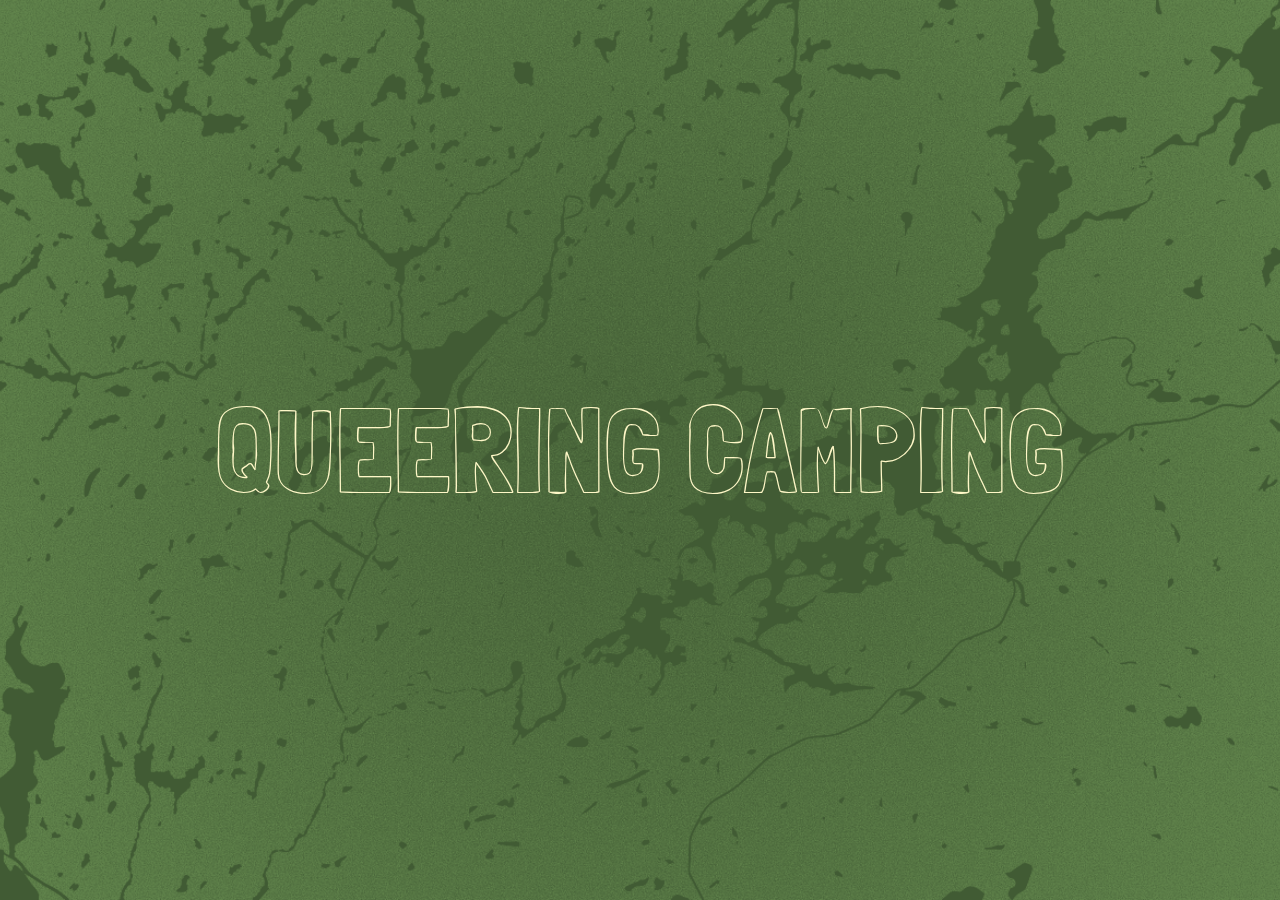
<file: index.html>
<!DOCTYPE html>
<html lang="en">

<!---------------HEAD--------------->
<head>
    <meta charset="UTF-8">
    <meta http-equiv="X-UA-Compatible" content="IE=edge">
    <meta name="viewport" content="width=device-width, initial-scale=1.0">

    <!---------------FAVICON--------------->
    <link rel="icon" type="image/x-icon" href="./A2-images/citronella-01-green.png">

    <!---------------PAGE-TITLE--------------->
    <title>Queering Camping</title>

    <!---------------FONT-FAMILIES--------------->
    <link rel="stylesheet" href="style.css">
    <link rel="preconnect" href="https://fonts.googleapis.com">
    <link rel="preconnect" href="https://fonts.gstatic.com" crossorigin>
    <link href="https://fonts.googleapis.com/css2?family=Libre+Franklin:ital,wght@0,100..900;1,100..900&family=Londrina+Outline&family=Londrina+Solid:wght@100;300;400;900&display=swap" rel="stylesheet">
</head>

<body>
    <div><!--Landing Page-->
        <div id="bg-img"><!--BG Image-->
            <img class="landing-img" src="./A2-images/map-gradient.png" alt="Map">
        </div>
        <div class="landing"><!--Header-->
                <button class="QC-btn"><a class="landing-text" href="./00-Home.html">QUEERING CAMPING</a></button>
        </div>
    </div>
</body>
</html>
</file>
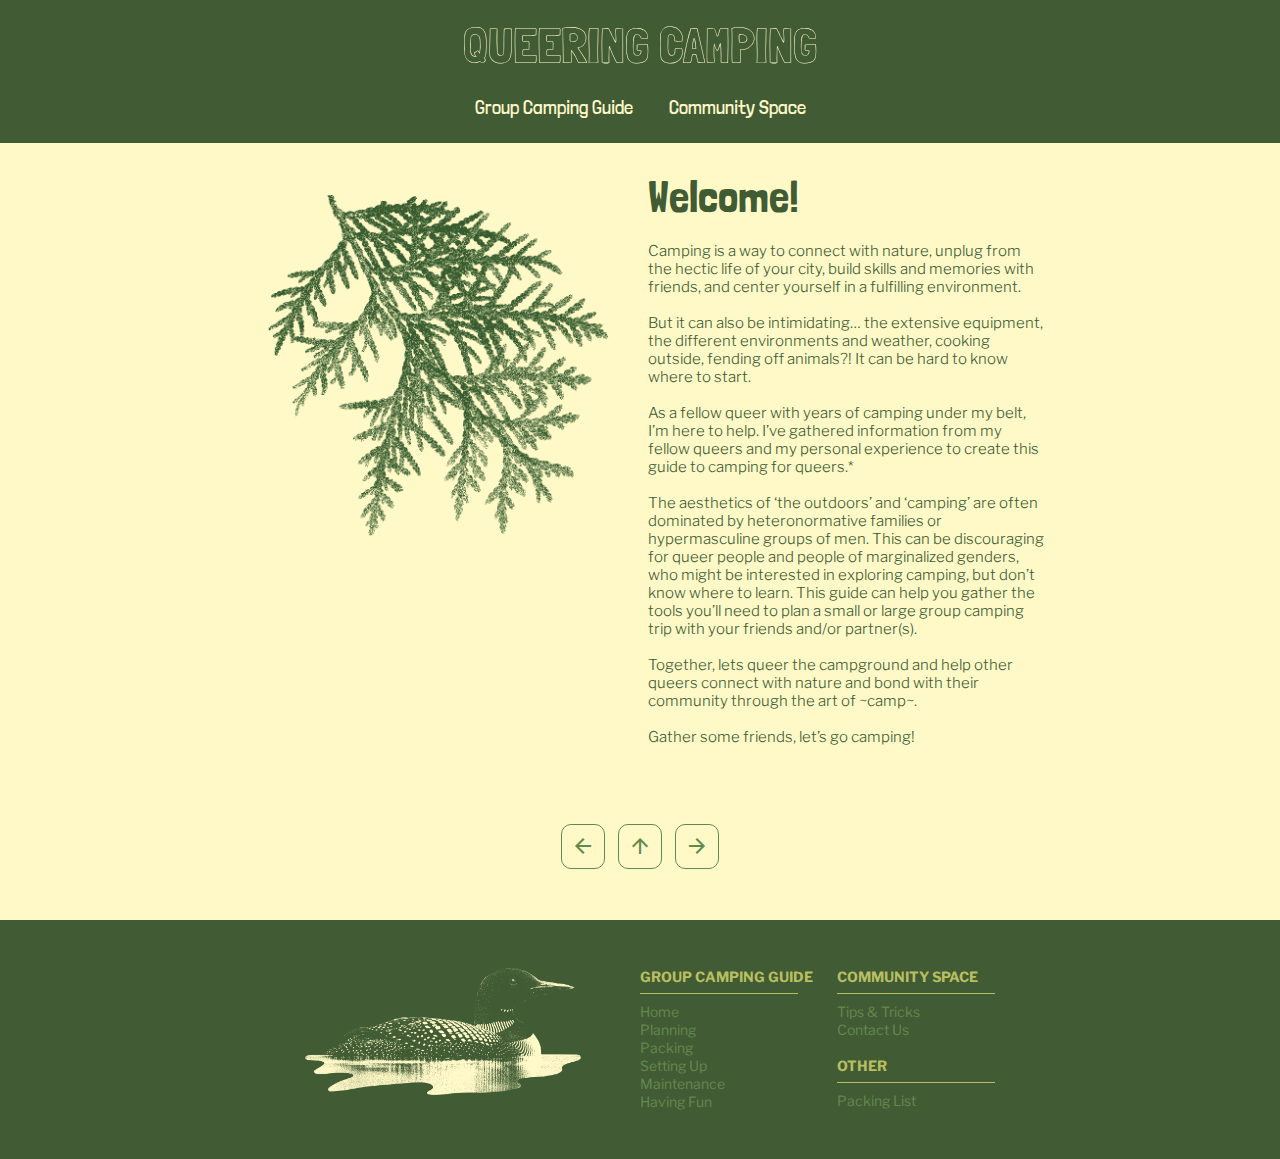
<file: 00-Home.html>
<!DOCTYPE html>
<html lang="en">

<!---------------HEAD--------------->
<head>
    <meta charset="UTF-8">
    <meta http-equiv="X-UA-Compatible" content="IE=edge">
    <meta name="viewport" content="width=device-width, initial-scale=1.0">

    <!---------------FAVICON--------------->
    <link rel="icon" type="image/x-icon" href="./A2-images/citronella-01-green.png">

    <!---------------PAGE-TITLE--------------->
    <title>Queering Camping | Home</title>

    <!---------------FONT-FAMILIES--------------->
    <link rel="stylesheet" href="style.css">
    <link rel="preconnect" href="https://fonts.googleapis.com">
    <link rel="preconnect" href="https://fonts.gstatic.com" crossorigin>
    <link href="https://fonts.googleapis.com/css2?family=Libre+Franklin:ital,wght@0,100..900;1,100..900&family=Londrina+Outline&family=Londrina+Solid:wght@100;300;400;900&display=swap" rel="stylesheet">
    <!---------------ARROWS--------------->
    <link rel="stylesheet" href="https://fonts.googleapis.com/css2?family=Material+Symbols+Outlined:opsz,wght,FILL,GRAD@24,400,0,0" />
</head>

<!---------------HEADER--------------->
<body class="home" id="top01">
<div class="mid-green-bg">

    <!---------------HEADER-TEXT-QUEERING-CAMPING--------------->
    <div class="QC-header">
        <button class="QC-btn"><a class="header-text" href="./index.html">QUEERING CAMPING</a></button>
    </div><!--div.QC-header-->

    <!---------------HEADER-NAVIGATION--------------->
    <div class="nav-header">
    <!-- 
      Code by W3Schools 
      Link: https://www.w3schools.com/css/css_dropdowns.asp
    -->
    <div class="dropdown">
        <button class="dropbtn">Group Camping Guide</button>
            <div class="dropdown-content">
                <a href="./00-Home.html">00 Home</a>
                <a href="./01-Planning.html">01 Planning</a>
                <a href="./02-Packing.html">02 Packing</a>
                <a href="./03-Setting-Up.html">03 Setting Up</a>
                <a href="./04-Maintenance.html">04 Maintenance</a>
                <a href="./05-Having-Fun.html">05 Having Fun</a>
            </div><!--div.dropdown-content-->
    </div><!--div.dropdown-->
    <div class="dropdown">
        <a class="community-page" href="./Community.html">Community Space</a>
    </div><!--div.dropdown-->
    </div><!--div.nav-header-->

</div><!--div.mid-green-bg / HEADER-->

<!---------------BODY-00-HOME--------------->
<div class="main-grid-container">

    <!---------------LEFT-MARGIN--------------->
    <div class="left-margin">
    </div>

    <!---------------LEFT-CONTAINER-IMAGES--------------->
    <div class="left-container-img">
        <img class="img-size" src="./A2-images/cedar-01-green.png" alt="White Cedar Leaf">
    </div><!-- div.left-container-img-->

    <!---------------RIGHT-CONTAINER-TEXT--------------->
    <div class="right-container-text">
        <div class="body-copy-width mid-green">

            <!---------------HEADING-02-SECTION-TITLE--------------->
            <h2> 
                Welcome!
            </h2>

                <!---------------BODY-COPY-PARAGRAPH--------------->
                <p class="body-copy">
                Camping is a way to connect with nature, unplug from the hectic life of your city, build skills and memories with friends, and center yourself in a fulfilling environment.<br><br>

                But it  can also be intimidating… the extensive equipment, the different environments and weather, cooking outside, fending off animals?! It can be hard to know where to start.<br><br>

                <div class="asterix"><p class="body-copy">As a fellow queer with years of camping under my belt, I’m here to help. I’ve gathered information from my fellow queers and my personal experience to create this guide to camping for queers.*</p></div>

                <div class="hide-asterix"><div class="dashed-line"></div>*When it comes to camping, there are lots of different types: this guide will focus on frontcountry camping, with access to a car.</div>

                <p class="body-copy"><br>The aesthetics of ‘the outdoors’ and ‘camping’ are often dominated by heteronormative families or hypermasculine groups of men. This can be discouraging for queer people and people of marginalized genders, who might be interested in exploring camping, but don’t know where to learn. This guide can help you gather the tools you’ll need to plan a small or large group camping trip with your friends and/or partner(s).<br><br>

                Together,  lets queer the campground and help other queers connect with nature and bond with their community through the art of ~camp~.<br><br>

                Gather some friends, let’s go camping!<br><br>
                </p>
        </div><!--div.body-copy-width/mid-green-->
    </div><!--div.right-container-text-->

    <!---------------RIGHT-MARGIN--------------->
    <div class="right-margin">
    </div><!-- div.right-margin -->
</div> <!-- div.main-grid-container -->

<!---------------PAGES-NAVIGATION--------------->
<div class="nav-footer">
    <br><br>
    <a class="nav-button nav-button-left" href="./index.html">
        <span class="material-symbols-outlined">arrow_back</span></a>
    <a class="nav-button nav-button-top" href=#top01>
        <span class="material-symbols-outlined">arrow_upward</span></a>
    <a class="nav-button nav-button-right" href="./01-Planning.html">
        <span class="material-symbols-outlined">arrow_forward</span></a>
    <br><br>
</div><!-- div.nav-footer -->

<!---------------FOOTER--------------->
<div class="footer">
    <div class="foot-margin-01">
    </div>
    <div class="foot-margin-02">
        <img class="foot-img" src="./A2-images/loon-01-yellow.png" alt="Loon">
    </div>
    <div class="foot-margin-03">
        <h5>
            GROUP CAMPING GUIDE
        </h5>
        <div class="solid-line"></div>
        <a class="foot-nav" href="./00-Home.html">Home</a><br>
        <a class="foot-nav" href="./01-Planning.html">Planning</a><br>
        <a class="foot-nav" href="./02-Packing.html">Packing</a><br>
        <a class="foot-nav" href="./03-Setting-Up.html">Setting Up</a><br>
        <a class="foot-nav" href="./04-Maintenance.html">Maintenance</a><br>
        <a class="foot-nav" href="./05-Having-Fun.html">Having Fun</a><br>
    </div>
    <div class="foot-margin-04">
        <h5>
            COMMUNITY SPACE
        </h5>
        <div class="solid-line"></div>
        <a class="foot-nav" href="./Community.html">Tips & Tricks</a><br>
        <a class="foot-nav" href="./Community.html#contact">Contact Us</a><br>
        <br>
        <h5>
            OTHER
        </h5>
        <div class="solid-line"></div>
        <a class="foot-nav" href="https://docs.google.com/document/u/0/d/1l6H6FW9CfG81FoqeKZvDWh9TR8piv7zdEZdwwi5f68o/" target="_blank">Packing List</a>
    </div>
    <div class="foot-margin-05">
    </div>
</div><!-- div.footer -->
</body>
</html>
</file>
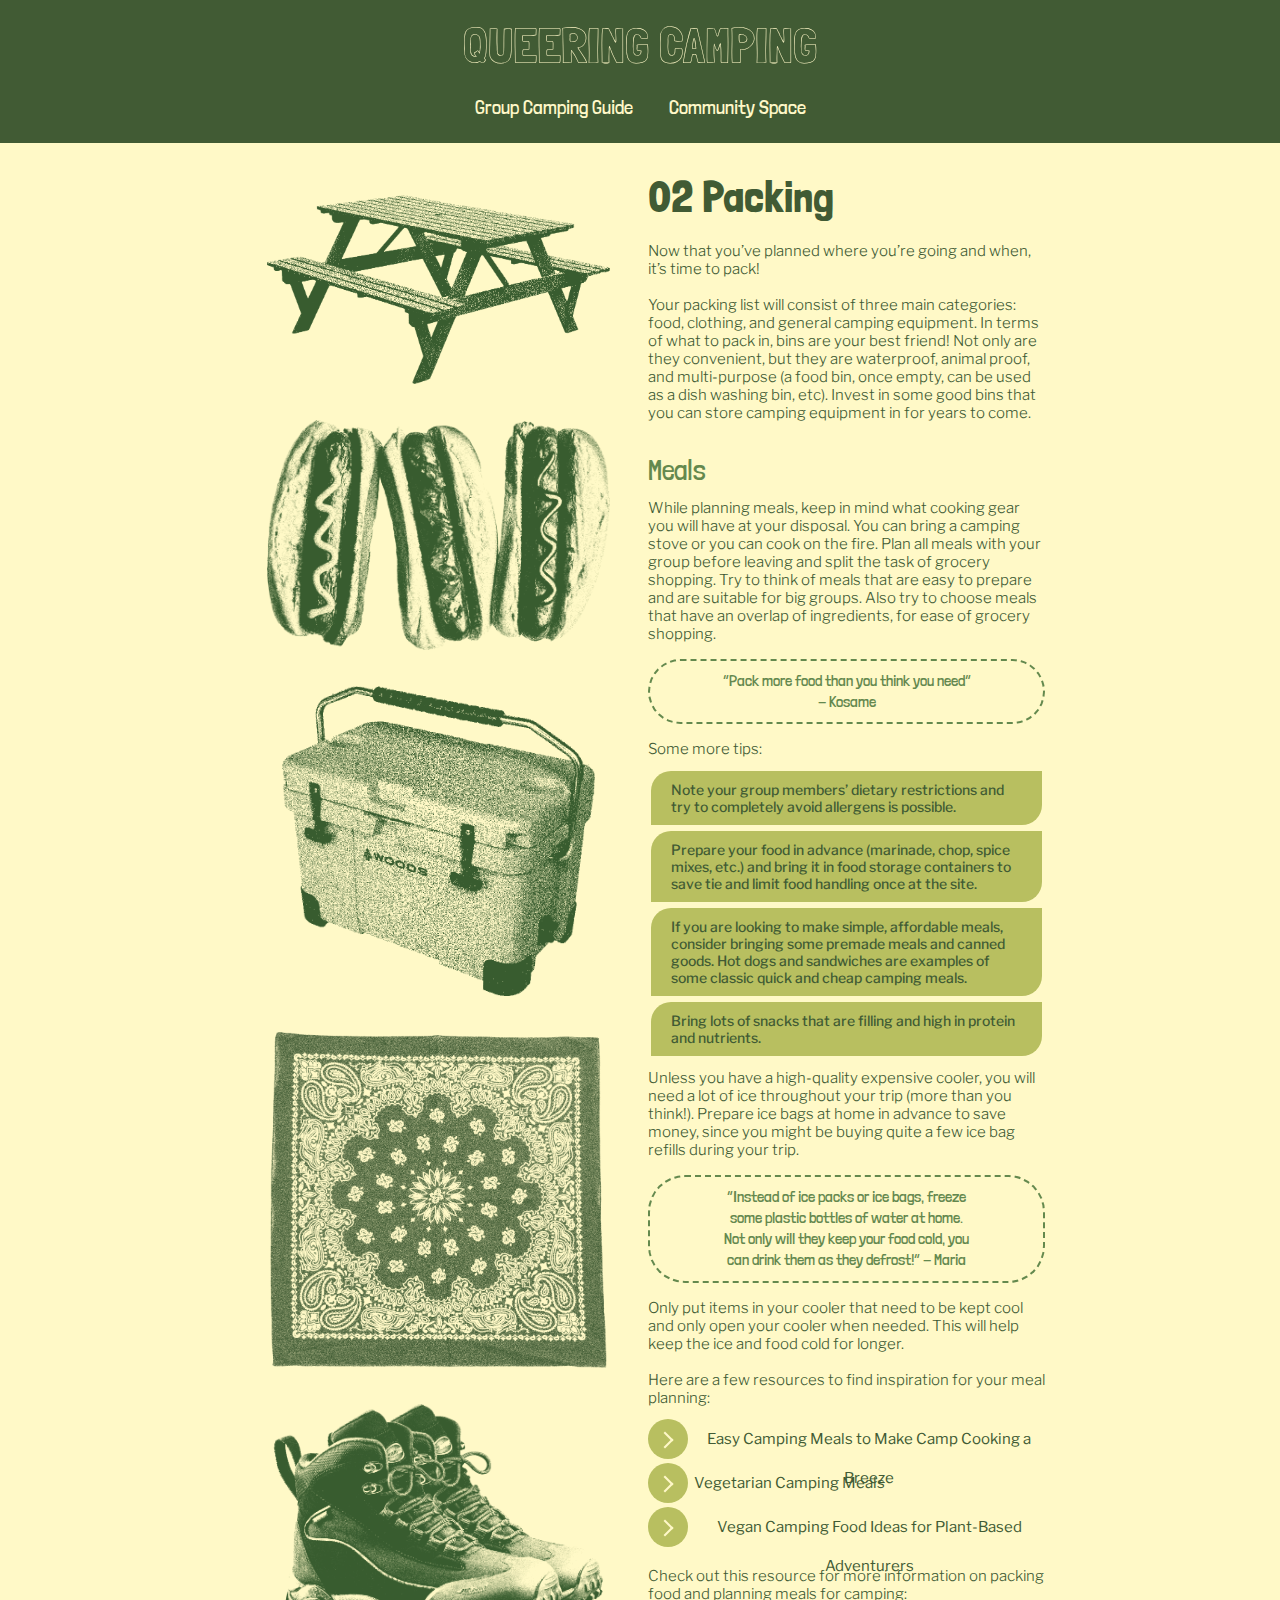
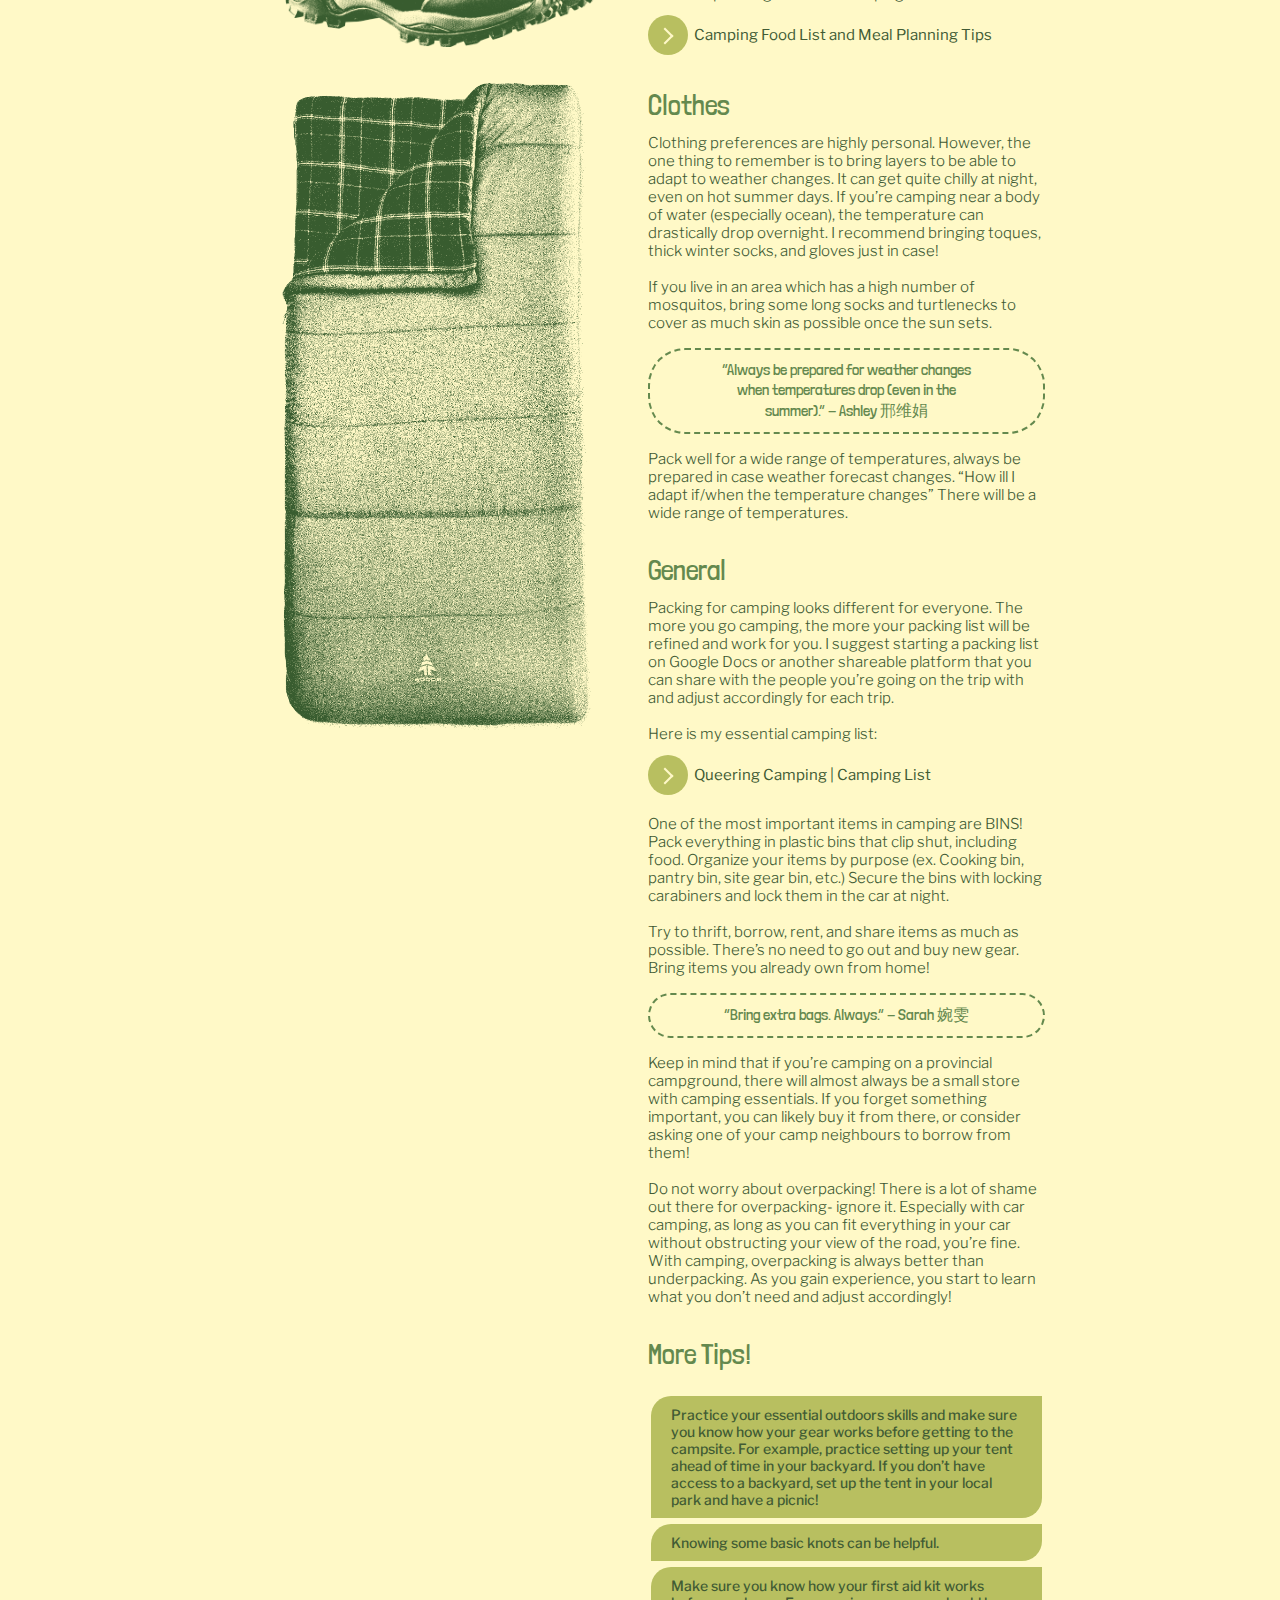
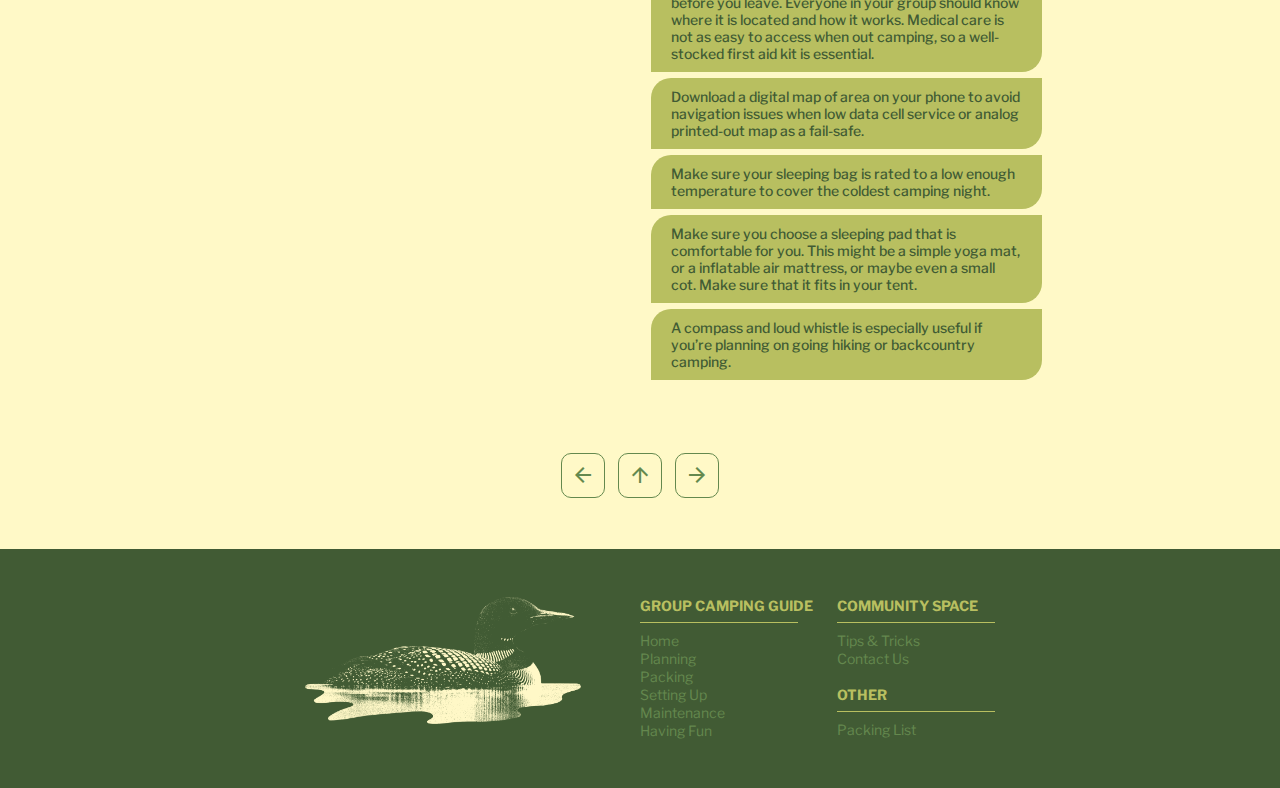
<file: 02-Packing.html>
<!DOCTYPE html>
<html lang="en">

<!---------------HEAD--------------->
<head>
    <meta charset="UTF-8">
    <meta http-equiv="X-UA-Compatible" content="IE=edge">
    <meta name="viewport" content="width=device-width, initial-scale=1.0">

    <!---------------FAVICON--------------->
    <link rel="icon" type="image/x-icon" href="./A2-images/citronella-01-green.png">

    <!---------------PAGE-TITLE--------------->
    <title>Queering Camping | Packing</title>

    <!---------------FONT-FAMILIES--------------->
    <link rel="stylesheet" href="style.css">
    <link rel="preconnect" href="https://fonts.googleapis.com">
    <link rel="preconnect" href="https://fonts.gstatic.com" crossorigin>
    <link href="https://fonts.googleapis.com/css2?family=Libre+Franklin:ital,wght@0,100..900;1,100..900&family=Londrina+Outline&family=Londrina+Solid:wght@100;300;400;900&display=swap" rel="stylesheet">
    <!---------------ARROWS--------------->
    <link rel="stylesheet" href="https://fonts.googleapis.com/css2?family=Material+Symbols+Outlined:opsz,wght,FILL,GRAD@24,400,0,0" />
</head>

<!---------------HEADER--------------->
<body class="home" id="top02">
<div class="mid-green-bg">

    <!---------------HEADER-TEXT-QUEERING-CAMPING--------------->
    <div class="QC-header">
        <button class="QC-btn"><a class="header-text" href="./index.html">QUEERING CAMPING</a></button>
    </div><!--div.QC-header-->

    <!---------------HEADER-NAVIGATION--------------->
    <div class="nav-header">
    <div class="dropdown">
        <button class="dropbtn">Group Camping Guide</button>
            <div class="dropdown-content">
                <a href="./00-Home.html">00 Home</a>
                <a href="./01-Planning.html">01 Planning</a>
                <a href="./02-Packing.html">02 Packing</a>
                <a href="./03-Setting-Up.html">03 Setting Up</a>
                <a href="./04-Maintenance.html">04 Maintenance</a>
                <a href="./05-Having-Fun.html">05 Having Fun</a>
            </div><!--div.dropdown-content-->
    </div><!--div.dropdown-->
    <div class="dropdown">
        <a class="community-page" href="./Community.html">Community Space</a>
    </div><!--div.dropdown-->
    </div><!--div.dropdown-->
    </div><!--div.nav-header-->

</div><!--div.mid-green-bg / HEADER-->

<!---------------BODY-02-PACKING--------------->
<div class="main-grid-container">

    <!---------------LEFT-MARGIN--------------->
    <div class="left-margin">
    </div><!--div.left-margin-->

    <!---------------LEFT-CONTAINER-IMAGES--------------->
    <div class="left-container-img">
        <img class="img-size" src="./A2-images/picnic-table-01-green.png" alt="Picnic Table">
        <img class="img-size" src="./A2-images/hot-dog-01-green.png" alt="Three Hot Dogs">
        <img class="img-size shrink" src="./A2-images/cooler-01-green.png" alt="Cooler">
        <img class="img-size" src="./A2-images/bandana-01-green.png" alt="Bandana">
        <img class="img-size" src="./A2-images/hiking-boots-01-green.png" alt="Hiking Boots">
        <img class="img-size" src="./A2-images/sleeping-bag-01-green.png" alt="Sleeping Bag">
    </div><!--div.left-container-img-->

    <!---------------RIGHT-CONTAINER-TEXT--------------->
    <div class="right-container-text">
        <div class="body-copy-width mid-green">

            <!---------------SUBHEADING-02-SECTION-TITLE--------------->
            <h2> 
                02 Packing 
            </h2>

                <!---------------BODY-COPY-PARAGRAPH--------------->
                <p class="body-copy">
                    Now that you’ve planned where you’re going and when, it’s time to pack!<br><br>

                    Your packing list will consist of three main categories: food, clothing, and general camping equipment. In terms of what to pack in, bins are your best friend! Not only are they convenient, but they are waterproof, animal proof, and multi-purpose (a food bin, once empty, can be used as a dish washing bin, etc). Invest in some good bins that you can store camping equipment in for years to come.
                </p>

                    <!---------------SUBHEADING-03--------------->
                    <h3> 
                        Meals
                    </h3>

                        <!---------------BODY-COPY-PARAGRAPH--------------->
                        <p class="body-copy">
                            While planning meals, keep in mind what cooking gear you will have at your disposal. You can bring a camping stove or you can cook on the fire. Plan all meals with your group before leaving and split the task of grocery shopping. Try to think of meals that are easy to prepare and are suitable for big groups. Also try to choose meals that have an overlap of ingredients, for ease of grocery shopping.
                        </p>
                            <!---------------QUOTE--------------->
                                <aside class="quote">
                                    “Pack more food than you think you need” - Kosame
                                </aside>

                        <p class="body-copy">
                            Some more tips:
                        </p>

                            <!---------------TEXT-LIST--------------->
                        <div class="container-list">
                            <div class="box-list">
                                Note your group members’ dietary restrictions and try to completely avoid allergens is possible.
                            </div>
                            <div class="box-list">
                                Prepare your food in advance (marinade, chop, spice mixes, etc.) and bring it in food storage containers to save tie and limit food handling once at the site.
                            </div>
                            <div class="box-list">
                                If you are looking to make simple, affordable meals, consider bringing some premade meals and canned goods. Hot dogs and sandwiches are examples of some classic quick and cheap camping meals.
                            </div>
                            <div class="box-list">
                                Bring lots of snacks that are filling and high in protein and nutrients.
                            </div>
                        </div>

                        <!---------------BODY-COPY-PARAGRAPH--------------->
                        <p class="body-copy">
                            Unless you have a high-quality expensive cooler, you will need a lot of ice throughout your trip (more than you think!). Prepare ice bags at home  in advance to save money, since you might be buying quite a few ice bag refills during your trip.
                        </p>

                            <!---------------QUOTE--------------->
                            <aside class="quote">
                                “Instead of ice packs or ice bags, freeze some plastic bottles of water at home. Not only will they keep your food cold, you can drink them
                                as they defrost!” - Maria
                            </aside>

                        <!---------------BODY-COPY-PARAGRAPH--------------->
                        <p class="body-copy">
                            Only put items in your cooler that need to be kept cool and only open your cooler when needed. This will help keep the ice and food cold for longer.<br><br>
                            Here are a few resources to find inspiration for your meal planning:
                        </p>

                            <!---------------LINK-BUTTON-LIST--------------->
                                    <!-- code below by __ with class name modifications and div additions by me -->
                                    <div class="link-btn-container">
                                        <button class="link-btn">
                                            <span class="circle">
                                                <span class="arrow"></span>
                                            </span>
                                                <!-- attribute added by me -->
                                                <a class="link-btn-text" href="https://www.freshoffthegrid.com/27-easy-camping-meals/" target="_blank">Easy Camping Meals to Make Camp Cooking a Breeze</a>
                                        </button>
                                        <button class="link-btn">
                                            <span class="circle">
                                                <span class="arrow"></span>
                                            </span>
                                                <a class="link-btn-text" href="https://www.freshoffthegrid.com/vegetarian-camping-meals/" target="_blank">Vegetarian Camping Meals</a>
                                        </button>
                                        <button class="link-btn">
                                            <span class="circle">
                                                <span class="arrow"></span>
                                            </span>
                                                <a class="link-btn-text" href="https://www.freshoffthegrid.com/vegan-camping-food/" target="_blank">Vegan Camping Food Ideas for Plant-Based Adventurers</a>
                                        </button>
                                    </div>

                        <!---------------BODY-COPY-PARAGRAPH---------------> 
                        <p class="body-copy">
                            <br>Check out this resource for more information on packing food and planning meals for camping:
                        </p>

                            <!---------------LINK-BUTTON-LIST--------------->
                                    <!-- code below by __ with class name modifications and div additions by me -->
                                    <div class="link-btn-container">
                                        <button class="link-btn">
                                            <span class="circle">
                                                <span class="arrow"></span>
                                            </span>
                                                <!-- attribute added by me -->
                                                <a class="link-btn-text" href="https://www.freshoffthegrid.com/camping-pantry/" target="_blank">Camping Food List and Meal Planning Tips</a>
                                        </button>
                                    </div>

                    <!---------------SUBHEADING-03--------------->        
                    <h3> 
                        Clothes
                    </h3>

                        <!---------------BODY-COPY-PARAGRAPH---------------> 
                        <p class="body-copy">
                            Clothing preferences are highly personal. However, the one thing to remember is to bring layers to be able to adapt to weather changes. It can get quite chilly at night, even on hot summer days. If you’re camping near a body of water (especially ocean), the temperature can drastically drop overnight. I recommend bringing toques, thick winter socks, and gloves just in case!<br><br>

                            If you live in an area which has a high number of mosquitos, bring some long socks and turtlenecks to cover as much skin as possible once the sun sets.
                        </p>

                            <!---------------QUOTE--------------->            
                            <aside class="quote">
                                “Always be prepared for weather changes when temperatures 
                                drop (even in the summer).” - Ashley 邢维娟
                            </aside>

                        <!---------------BODY-COPY-PARAGRAPH---------------> 
                        <p class="body-copy">
                            Pack well for a wide range of temperatures, always be prepared in case weather forecast changes. “How ill I adapt if/when the temperature changes” There will be a wide range of temperatures.
                        </p>

                    <!---------------SUBHEADING-03--------------->        
                    <h3> 
                        General
                    </h3>

                        <!---------------BODY-COPY-PARAGRAPH---------------> 
                        <p class="body-copy">
                            Packing for camping looks different for everyone. The more you go camping, the more your packing list will be refined and work for you. I suggest starting a packing list on Google Docs or another shareable platform that you can share with the people you’re going on the trip with and adjust accordingly for each trip.<br><br>

                            Here is my essential camping list:
                        </p>

                            <!---------------LINK-BUTTON-LIST--------------->
                                    <!-- code below by __ with class name modifications and div additions by me -->
                                    <div class="link-btn-container">
                                        <button class="link-btn">
                                            <span class="circle">
                                                <span class="arrow"></span>
                                            </span>
                                                <!-- attribute added by me -->
                                                <a class="link-btn-text" href="hhttps://docs.google.com/document/u/0/d/1l6H6FW9CfG81FoqeKZvDWh9TR8piv7zdEZdwwi5f68o/" target="_blank">Queering Camping | Camping List</a>
                                        </button>
                                    </div>

                        <!---------------BODY-COPY-PARAGRAPH---------------> 
                        <p class="body-copy">
                            <br>One of the most important items in camping are BINS! Pack everything in plastic bins that clip shut, including food. Organize your items by purpose (ex. Cooking bin, pantry bin, site gear bin, etc.) Secure the bins with locking carabiners and lock them in the car at night.<br><br>

                            Try to thrift, borrow, rent, and share items as much as possible. There’s no need to go out and buy new gear. Bring items you already own from home!
                        </p>

                            <!---------------QUOTE---------------> 
                            <aside class="quote">
                                “Bring extra bags. Always.” - Sarah 婉雯
                            </aside>

                        <!---------------BODY-COPY-PARAGRAPH--------------->     
                        <p class="body-copy">
                            Keep in mind that if you’re camping on a provincial campground, there will almost always be a small store with camping essentials. If you forget something important, you can likely buy it from there, or consider asking one of your camp neighbours to borrow from them!<br><br>

                            Do not worry about overpacking! There is a lot of shame out there for overpacking- ignore it. Especially with car camping, as long as you can fit everything in your car without obstructing your view of the road, you’re fine. With camping, overpacking is always better than underpacking. As you gain experience, you start to learn what you don’t need and adjust accordingly!
                        </p>

                    <!---------------SUBHEADING-03---------------> 
                    <h3>
                        More Tips!
                    </h3>

                        <!---------------TEXT-LIST--------------->
                        <div class="container-list">
                            <div class="box-list">
                                Practice your essential outdoors skills and make sure you know how your gear works before getting to the campsite. For example, practice setting up your tent ahead of time in your backyard. If you don’t have access to a backyard, set up the tent in your local park and have a picnic!
                            </div>
                            <div class="box-list">
                                Knowing some basic knots can be helpful.
                            </div>
                            <div class="box-list">
                                Make sure you know how your first aid kit works before you leave. Everyone in your group should know where it is located and how it works. Medical care is not as easy to access when out camping, so a well-stocked first aid kit is essential.
                            </div>
                            <div class="box-list">
                                Download a digital map of area on your phone to avoid navigation issues when low data cell service or analog printed-out map as a fail-safe.
                            </div>
                            <div class="box-list">
                                Make sure your sleeping bag is rated to a low enough temperature to cover the coldest camping night.
                            </div>
                            <div class="box-list">
                                Make sure you choose a sleeping pad that is comfortable for you. This might be a simple yoga mat, or a inflatable air mattress, or maybe even a small cot. Make sure that it fits in your tent.
                            </div>
                            <div class="box-list">
                                A compass and loud whistle is especially useful if you’re planning on going hiking or backcountry camping.
                            </div>
                        </div>

        </div><!--body-copy-width/mid-green-->
    </div><!--right-container-text-->

<!---------------RIGHT-MARGIN--------------->
    <div class="right-margin">
    </div><!-- div.right-margin -->
</div> <!-- div.main-grid-container -->

<!---------------PAGES-NAVIGATION--------------->
<div class="nav-footer">
    <br><br>
    <a class="nav-button nav-button-left" href="./01-Planning.html">
        <span class="material-symbols-outlined">arrow_back</span></a>
    <a class="nav-button nav-button-top" href=#top02>
        <span class="material-symbols-outlined">arrow_upward</span></a>
    <a class="nav-button nav-button-right" href="./03-Setting-Up.html">
        <span class="material-symbols-outlined">arrow_forward</span></a>
    <br><br>
</div><!-- div.nav-footer -->

<!---------------FOOTER--------------->
<div class="footer">
    <div class="foot-margin-01">
    </div>
    <div class="foot-margin-02">
        <img class="foot-img" src="./A2-images/loon-01-yellow.png" alt="Loon">
    </div>
    <div class="foot-margin-03">
        <h5>
            GROUP CAMPING GUIDE
        </h5>
        <div class="solid-line"></div>
        <a class="foot-nav" href="./00-Home.html">Home</a><br>
        <a class="foot-nav" href="./01-Planning.html">Planning</a><br>
        <a class="foot-nav" href="./02-Packing.html">Packing</a><br>
        <a class="foot-nav" href="./03-Setting-Up.html">Setting Up</a><br>
        <a class="foot-nav" href="./04-Maintenance.html">Maintenance</a><br>
        <a class="foot-nav" href="./05-Having-Fun.html">Having Fun</a><br>
    </div>
    <div class="foot-margin-04">
        <h5>
            COMMUNITY SPACE
        </h5>
        <div class="solid-line"></div>
        <a class="foot-nav" href="./Community.html">Tips & Tricks</a><br>
        <a class="foot-nav" href="./Community.html#contact">Contact Us</a><br>
        <br>
        <h5>
            OTHER
        </h5>
        <div class="solid-line"></div>
        <a class="foot-nav" href="https://docs.google.com/document/u/0/d/1l6H6FW9CfG81FoqeKZvDWh9TR8piv7zdEZdwwi5f68o/" target="_blank">Packing List</a>
    </div>
    <div class="foot-margin-05">
    </div>
</div><!-- div.footer -->
</body>
</html>
</file>
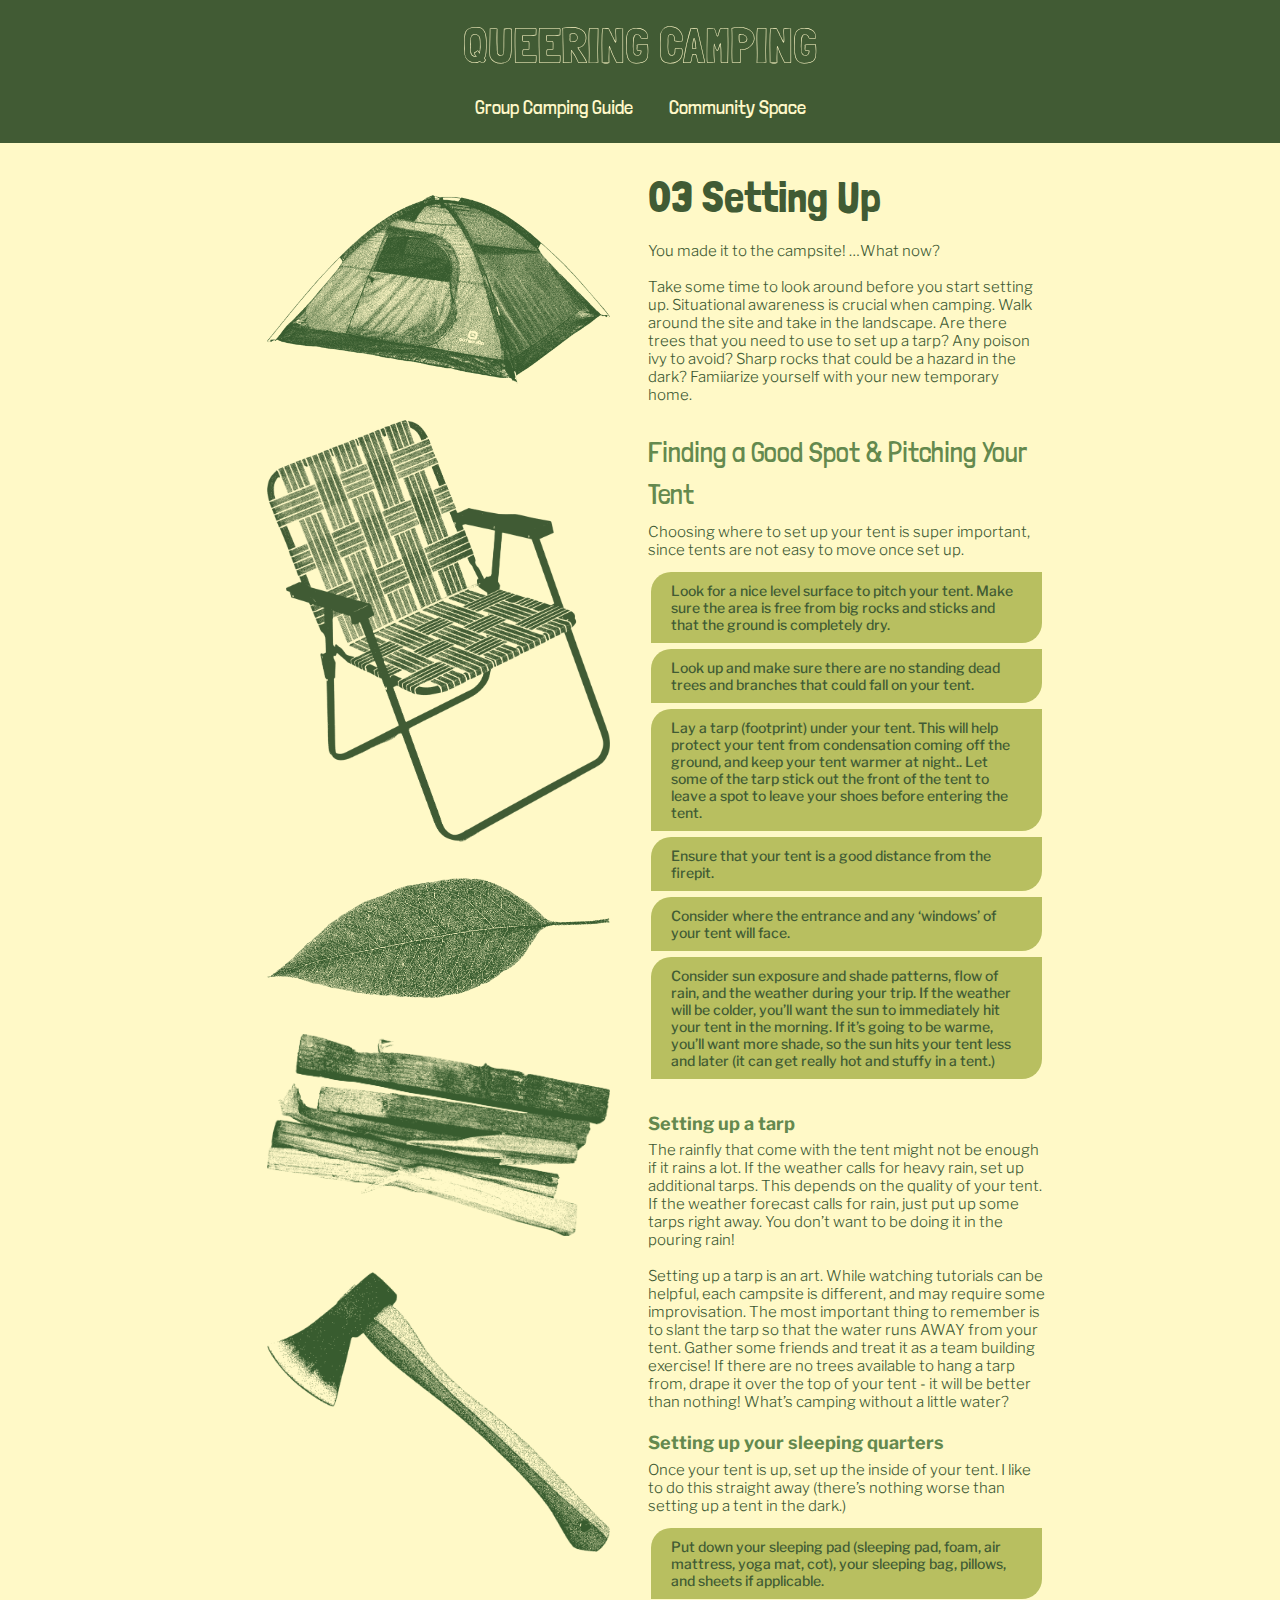
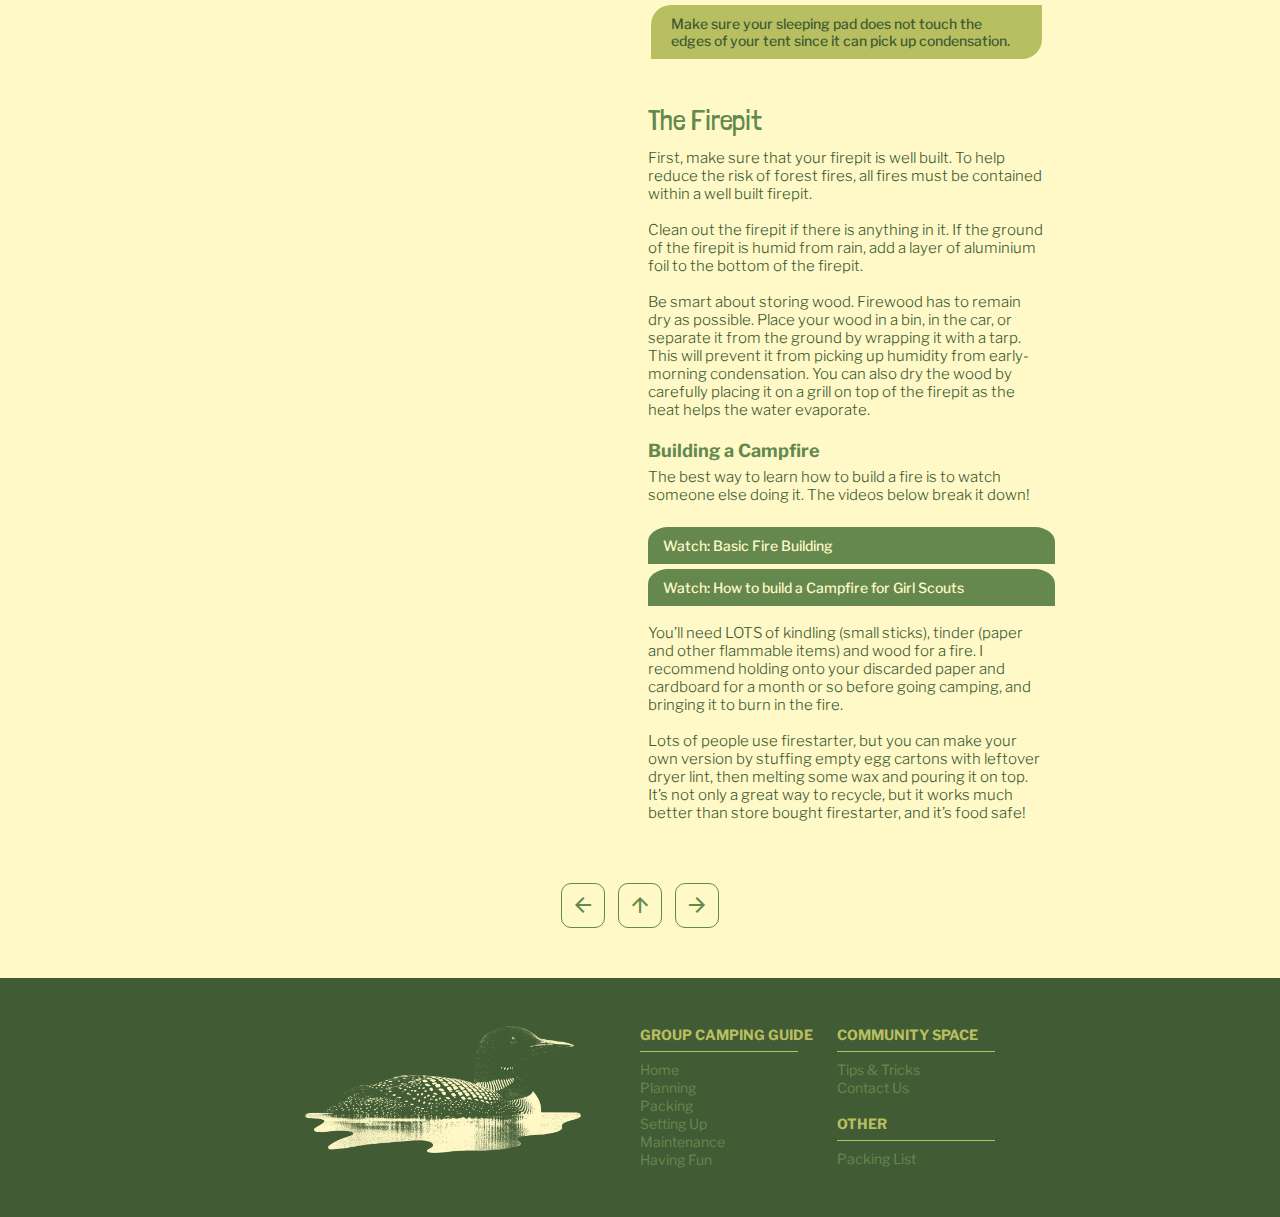
<file: 03-Setting-Up.html>
<!DOCTYPE html>
<html lang="en">

<!---------------HEAD--------------->
<head>
    <meta charset="UTF-8">
    <meta http-equiv="X-UA-Compatible" content="IE=edge">
    <meta name="viewport" content="width=device-width, initial-scale=1.0">

    <!---------------FAVICON--------------->
    <link rel="icon" type="image/x-icon" href="./A2-images/citronella-01-green.png">

    <!---------------PAGE-TITLE--------------->
    <title>Queering Camping | Setting Up</title>

    <!---------------FONT-FAMILIES--------------->
    <link rel="stylesheet" href="style.css">
    <link rel="preconnect" href="https://fonts.googleapis.com">
    <link rel="preconnect" href="https://fonts.gstatic.com" crossorigin>
    <link href="https://fonts.googleapis.com/css2?family=Libre+Franklin:ital,wght@0,100..900;1,100..900&family=Londrina+Outline&family=Londrina+Solid:wght@100;300;400;900&display=swap" rel="stylesheet">
    <!---------------ARROWS--------------->
    <link rel="stylesheet" href="https://fonts.googleapis.com/css2?family=Material+Symbols+Outlined:opsz,wght,FILL,GRAD@24,400,0,0" />
</head>

<!---------------HEADER--------------->
<body class="home" id="top03">
<div class="mid-green-bg">

    <!---------------HEADER-TEXT-QUEERING-CAMPING--------------->
    <div class="QC-header">
        <button class="QC-btn"><a class="header-text" href="./index.html">QUEERING CAMPING</a></button>
    </div><!--div.QC-header-->

    <!---------------HEADER-NAVIGATION--------------->
    <div class="nav-header">
    <div class="dropdown">
        <button class="dropbtn">Group Camping Guide</button>
            <div class="dropdown-content">
                <a href="./00-Home.html">00 Home</a>
                <a href="./01-Planning.html">01 Planning</a>
                <a href="./02-Packing.html">02 Packing</a>
                <a href="./03-Setting-Up.html">03 Setting Up</a>
                <a href="./04-Maintenance.html">04 Maintenance</a>
                <a href="./05-Having-Fun.html">05 Having Fun</a>
            </div><!--div.dropdown-content-->
    </div><!--div.dropdown-->
    <div class="dropdown">
        <a class="community-page" href="./Community.html">Community Space</a>
    </div><!--div.dropdown-->
    </div><!--div.nav-header-->

</div><!--div.mid-green-bg / HEADER-->

<!---------------BODY-03-SETTING-UP--------------->
<div class="main-grid-container">

    <!---------------LEFT-MARGIN--------------->
    <div class="left-margin">
    </div>

    <!---------------LEFT-CONTAINER-IMAGES--------------->
    <div class="left-container-img">
         <img class="img-size" src="./A2-images/tent-01-green.png" alt="Tent">
         <img class="img-size" src="./A2-images/camping-chair-01-green.png" alt="Vintage Camping Chair">
         <img class="img-size" src="./A2-images/leaf-01-green.png" alt="Leaf">
         <img class="img-size" src="./A2-images/wood-01-green.png" alt="Pile of Chopped Wood">
         <img class="img-size" src="./A2-images/axe-01-green.png" alt="Axe">
    </div><!--div.left-container-img-->

    <!---------------RIGHT-CONTAINER-TEXT--------------->
    <div class="right-container-text">
    <div class="body-copy-width mid-green">

        <!---------------SUBHEADING-02-SECTION-TITLE--------------->
        <h2>
            03 Setting Up
        </h2>

            <!---------------BODY-COPY-PARAGRAPH--------------->
            <p class="body-copy">
            You made it to the campsite! …What now?<br><br>

            Take some time to look around before you start setting up. Situational awareness is crucial when camping. Walk around the site and take in the landscape. Are there trees that you need to use to set up a tarp? Any poison ivy to avoid? Sharp rocks that could be a hazard in the dark? Famiiarize yourself with your new temporary home.  
            </p>

                <!---------------SUBHEADING-03--------------->
                <h3>
                    Finding a Good Spot & Pitching Your Tent
                </h3>

                    <!---------------BODY-COPY-PARAGRAPH--------------->
                    <p class="body-copy">
                        Choosing where to set up your tent is super important, since tents are not easy to move once set up.
                    </p>

                    <!---------------TEXT-LIST--------------->
                        <div class="container-list">
                            <div class="box-list">
                                Look for a nice level surface to pitch your tent. Make sure the area is free from big rocks and sticks and that the ground is completely dry.
                            </div>
                            <div class="box-list">
                                Look up and make sure there are no standing dead trees and branches that could fall on your tent.
                            </div>
                            <div class="box-list">
                                Lay a tarp (footprint) under your tent. This will help protect your tent from condensation coming off the ground, and keep your tent warmer at night.. Let some of the tarp stick out the front of the tent to leave a spot to leave your shoes before entering the tent.
                            </div>
                            <div class="box-list">
                                Ensure that your tent is a good distance from the firepit.
                            </div>
                            <div class="box-list">
                                Consider where the entrance and any ‘windows’ of your tent will face.
                            </div>
                            <div class="box-list">
                                Consider sun exposure and shade patterns, flow of rain, and the weather during your trip. If the weather will be colder, you’ll want the sun to immediately hit your tent in the morning. If it’s going to be warme,  you’ll want more shade, so the sun hits your tent less and later (it can get really hot and stuffy in a tent.)
                            </div>
                        </div>

                        <!---------------SUBHEADING-04--------------->
                        <h4>
                            Setting up a tarp
                        </h4>

                            <!---------------BODY-COPY-PARAGRAPH--------------->
                            <p class="body-copy">
                                The rainfly that come with the tent might not be enough if it rains a lot. If the weather calls for heavy rain, set up additional tarps. This depends on the quality of your tent. If the weather forecast calls for rain, just put up some tarps right away. You don’t want to be doing it in the pouring rain!
                            <br><br>
                                Setting up a tarp is an art. While watching tutorials can be helpful, each campsite is different, and may require some improvisation. The most important thing to remember is to slant the tarp so that the water runs AWAY from your tent. Gather some friends and treat it as a team building exercise! If there are no trees available to hang a tarp from, drape it over the top of your tent - it will be better than nothing! What’s camping without a little water?
                            </p>

                        <!---------------SUBHEADING-04--------------->
                        <h4>
                            Setting up your sleeping quarters
                        </h4>

                            <!---------------BODY-COPY-PARAGRAPH--------------->
                            <p class="body-copy">
                                Once your tent is up, set up the inside of your tent. I like to do this straight away (there’s nothing worse than setting up a tent in the dark.)
                            </p>

                                <!---------------TEXT-LIST--------------->
                                <div class="container-list">
                                    <div class="box-list">
                                        Put down your sleeping pad (sleeping pad, foam, air mattress, yoga mat, cot), your sleeping bag, pillows, and sheets if applicable.
                                    </div>
                                    <div class="box-list">
                                        Make sure your sleeping pad does not touch the edges of your tent since it can pick up condensation.
                                    </div>
                                </div>

                    <!---------------SUBHEADING-03--------------->
                    <h3>
                        The Firepit
                    </h3>

                        <!---------------BODY-COPY-PARAGRAPH--------------->
                        <p class="body-copy">
                            First, make sure that your firepit is well built. To help reduce the risk of forest fires, all fires must be contained within a well built firepit.<br><br>

                            Clean out the firepit if there is anything in it. If the ground of the firepit is humid from rain, add a layer of aluminium foil to the bottom of the firepit.<br><br>

                            Be smart about storing wood. Firewood has to remain dry as possible. Place your wood in a bin, in the car, or separate it from the ground by wrapping it with  a tarp. This will prevent it from picking up humidity from early-morning condensation. You can also dry the wood by carefully placing it on a grill on top of the firepit as the heat helps the water evaporate.
                        </p>

                            <!---------------SUBHEADING-04--------------->
                            <h4>
                                Building a Campfire
                            </h4>

                                <!---------------BODY-COPY-PARAGRAPH--------------->
                                <p class="body-copy">
                                    The best way to learn how to build a fire is to watch someone else doing it. The videos below break it down!
                                </p>
                                <br>

                                    <!---------------EMBED VIDEOS--------------->
                                    <!--
                                      Code by Dev + Coffee on Youtube 
                                      Link: https://www.youtube.com/watch?v=-TCcJ4ap05o
                                      Modified class names, embedded videos inside collapsible boxes.
                                    -->
                                    <label id="togL" for="vid01">Watch: Basic Fire Building</label>
                                    <input id="vid01" type="checkbox">
                                    <div id="content">
                                        <iframe width="560" height="315" src="https://www.youtube-nocookie.com/embed/qOc7A5rwzl4?si=0k-46rdAxaiXyTYP" title="YouTube video player" frameborder="0" allow="accelerometer; autoplay; clipboard-write; encrypted-media; gyroscope; picture-in-picture; web-share" allowfullscreen></iframe>
                                    </div>
                                    <label id="togL" for="vid02">Watch: How to build a Campfire for Girl Scouts</label>
                                    <input id="vid02" type="checkbox">
                                    <div id="content">
                                        <iframe width="560" height="315" src="https://www.youtube-nocookie.com/embed/gsLtoaK93R0?si=FXZJL-Jh1ujD0j-7" title="YouTube video player" frameborder="0" allow="accelerometer; autoplay; clipboard-write; encrypted-media; gyroscope; picture-in-picture; web-share" allowfullscreen></iframe>
                                    </div>

                                <!---------------BODY-COPY-PARAGRAPH--------------->
                                <br>
                                <p class="body-copy">
                                    You’ll need LOTS of kindling (small sticks), tinder (paper and other flammable items) and wood for a fire. I recommend holding onto your discarded paper and cardboard for a month or so before going camping, and bringing it to burn in the fire.<br><br>

                                    Lots of people use firestarter, but you can make your own version by stuffing empty egg cartons with leftover dryer lint, then melting some wax and pouring it on top. It’s not only a great way to recycle, but it works much better than store bought firestarter, and it’s food safe!
                                </p>
    </div><!-- div.body-copy-width/mid-green-->
    </div><!--div.right-container-text-->

    <!---------------RIGHT-MARGIN--------------->
    <div class="right-margin">
    </div><!--div.right-margin-->
</div> <!-- div.main-grid-container -->

<!---------------PAGES-NAVIGATION--------------->
<div class="nav-footer">
    <br><br>
    <a class="nav-button nav-button-left" href="./02-Packing.html">
        <span class="material-symbols-outlined">arrow_back</span></a>
    <a class="nav-button nav-button-top" href=#top03>
        <span class="material-symbols-outlined">arrow_upward</span></a>
    <a class="nav-button nav-button-right" href="./04-Maintenance.html">
        <span class="material-symbols-outlined">arrow_forward</span></a>
    <br><br>
</div><!-- div.nav-footer -->

<!---------------FOOTER--------------->
<div class="footer">
    <div class="foot-margin-01">
    </div>
    <div class="foot-margin-02">
        <img class="foot-img" src="./A2-images/loon-01-yellow.png" alt="Loon">
    </div>
    <div class="foot-margin-03">
        <h5>
            GROUP CAMPING GUIDE
        </h5>
        <div class="solid-line"></div>
        <a class="foot-nav" href="./00-Home.html">Home</a><br>
        <a class="foot-nav" href="./01-Planning.html">Planning</a><br>
        <a class="foot-nav" href="./02-Packing.html">Packing</a><br>
        <a class="foot-nav" href="./03-Setting-Up.html">Setting Up</a><br>
        <a class="foot-nav" href="./04-Maintenance.html">Maintenance</a><br>
        <a class="foot-nav" href="./05-Having-Fun.html">Having Fun</a><br>
    </div>
    <div class="foot-margin-04">
        <h5>
            COMMUNITY SPACE
        </h5>
        <div class="solid-line"></div>
        <a class="foot-nav" href="./Community.html">Tips & Tricks</a><br>
        <a class="foot-nav" href="./Community.html#contact">Contact Us</a><br>
        <br>
        <h5>
            OTHER
        </h5>
        <div class="solid-line"></div>
        <a class="foot-nav" href="https://docs.google.com/document/u/0/d/1l6H6FW9CfG81FoqeKZvDWh9TR8piv7zdEZdwwi5f68o/" target="_blank">Packing List</a>
    </div>
    <div class="foot-margin-05">
    </div>
</div><!-- div.footer -->
</body>
</html>
</file>
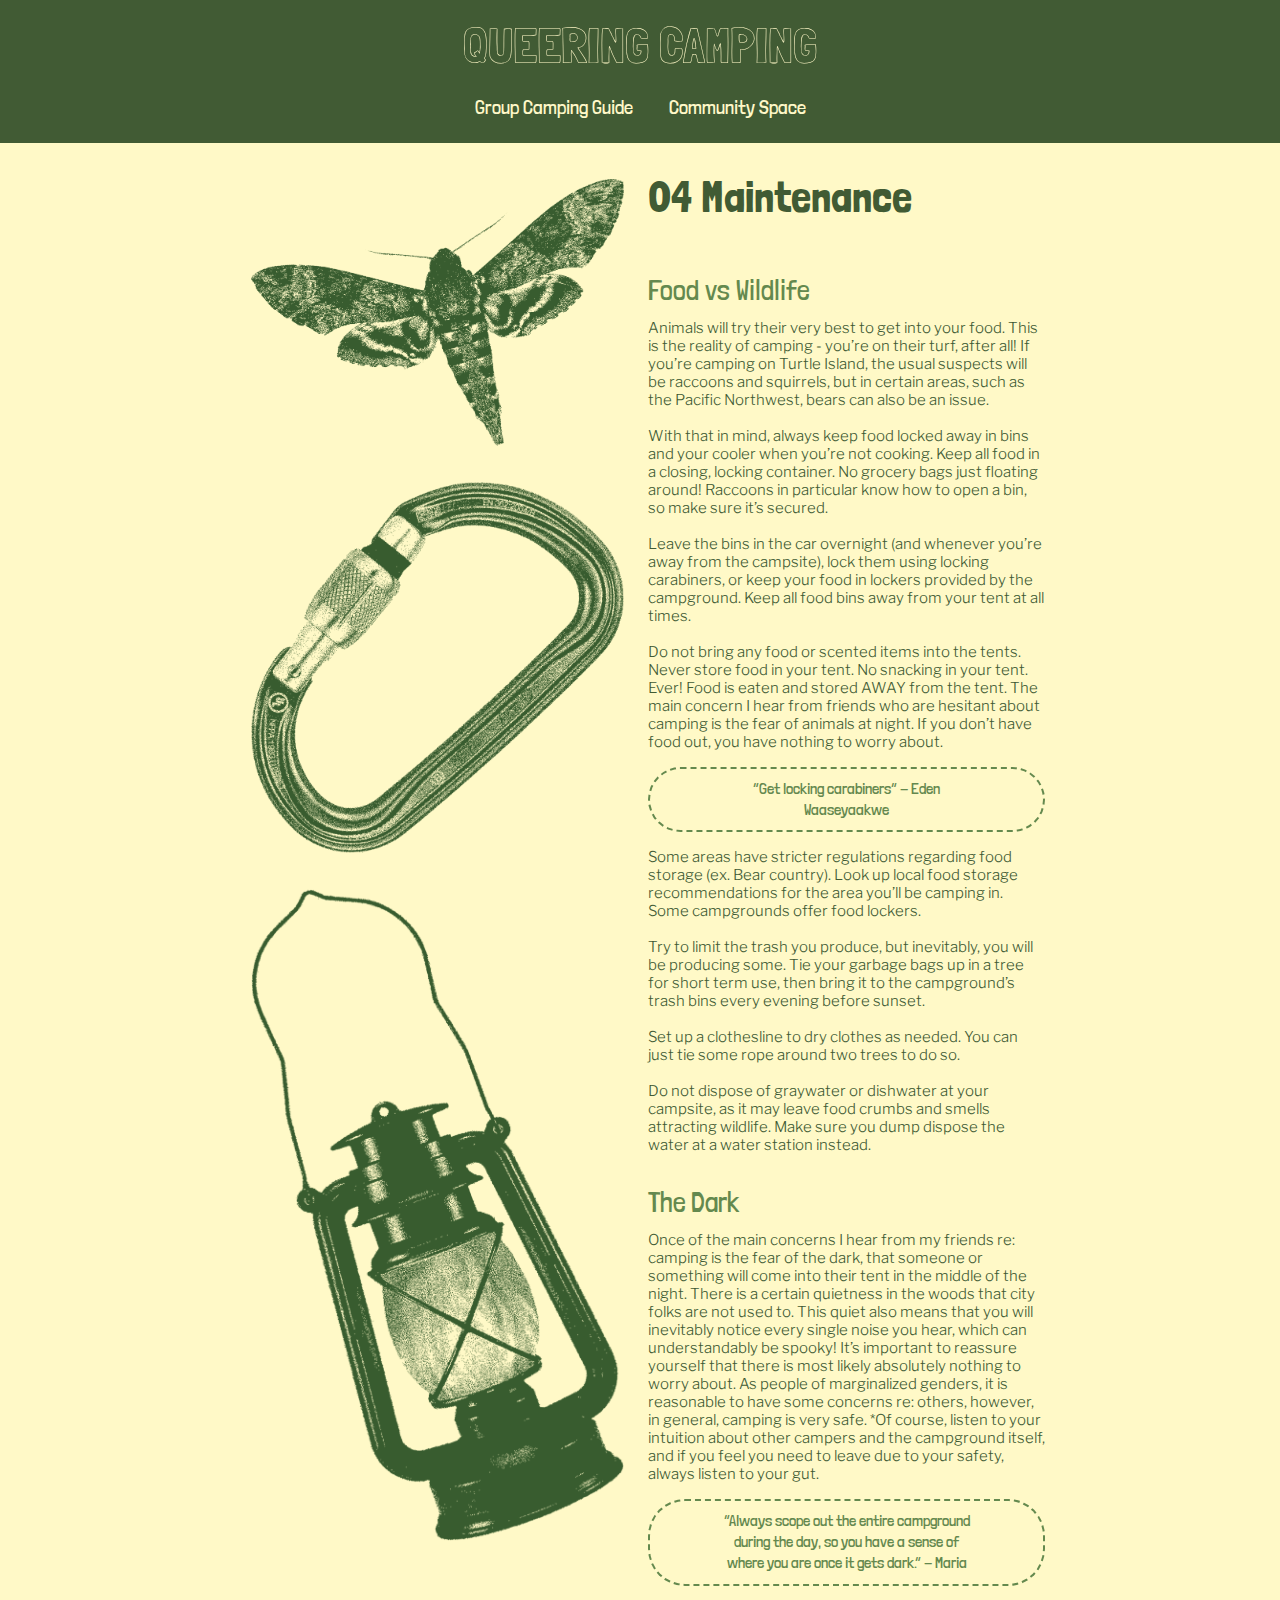
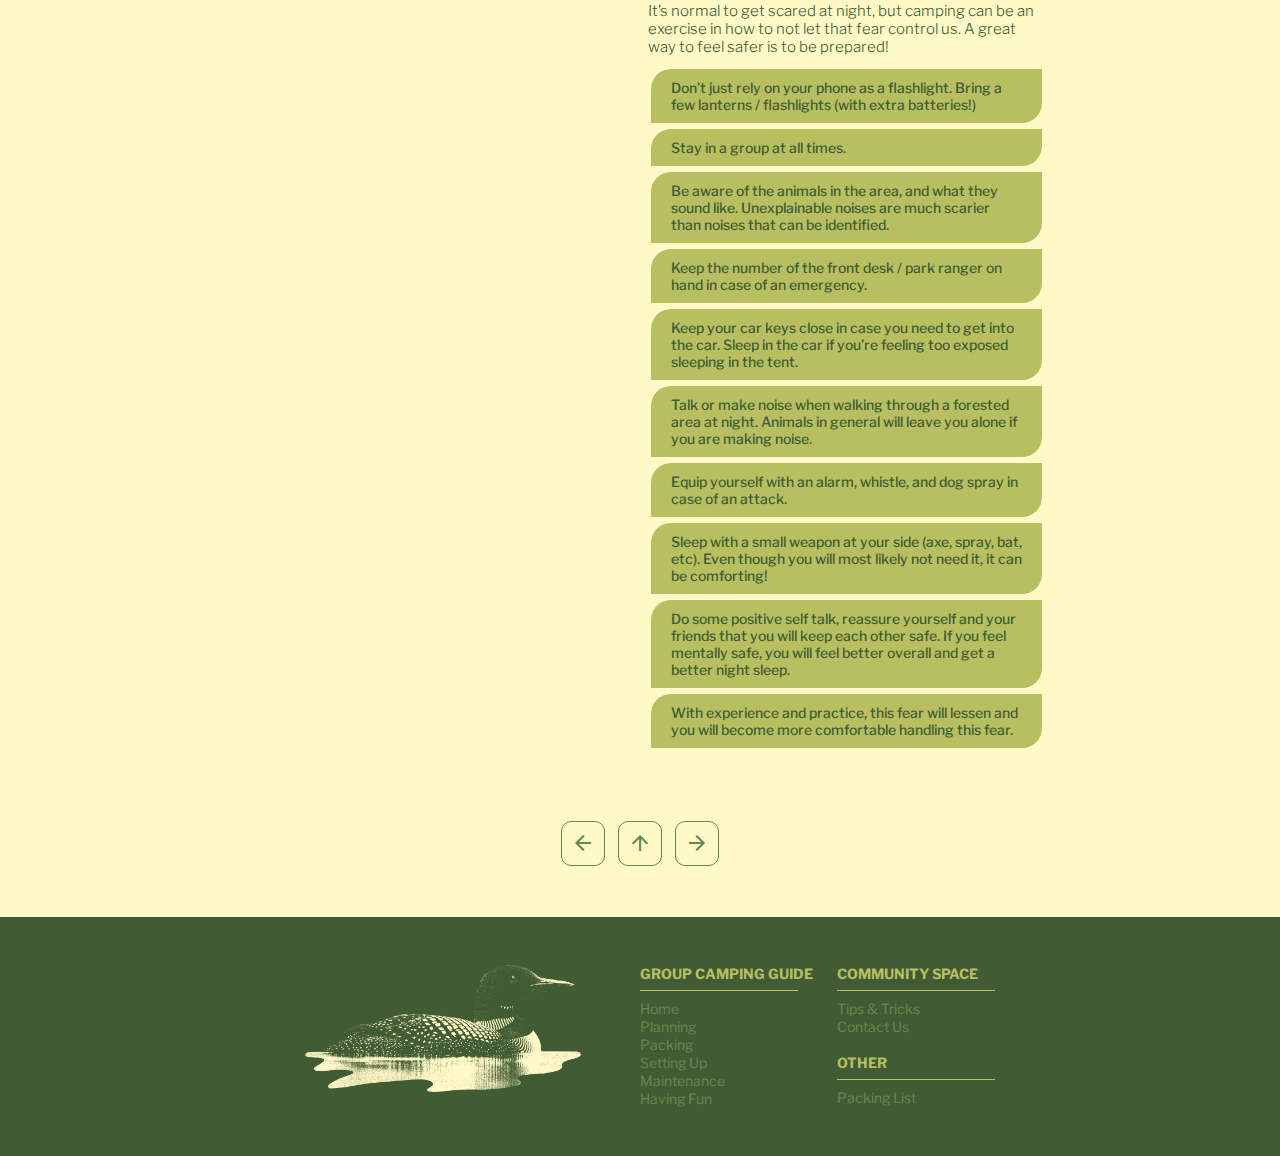
<file: 04-Maintenance.html>
<!DOCTYPE html>
<html lang="en">

<!---------------HEAD--------------->
<head>
    <meta charset="UTF-8">
    <meta http-equiv="X-UA-Compatible" content="IE=edge">
    <meta name="viewport" content="width=device-width, initial-scale=1.0">

    <!---------------FAVICON--------------->
    <link rel="icon" type="image/x-icon" href="./A2-images/citronella-01-green.png">

    <!---------------PAGE-TITLE--------------->
    <title>Queering Camping | Maintenance</title>

    <!---------------FONT-FAMILIES--------------->
    <link rel="stylesheet" href="style.css">
    <link rel="preconnect" href="https://fonts.googleapis.com">
    <link rel="preconnect" href="https://fonts.gstatic.com" crossorigin>
    <link href="https://fonts.googleapis.com/css2?family=Libre+Franklin:ital,wght@0,100..900;1,100..900&family=Londrina+Outline&family=Londrina+Solid:wght@100;300;400;900&display=swap" rel="stylesheet">
    <!---------------ARROWS--------------->
    <link rel="stylesheet" href="https://fonts.googleapis.com/css2?family=Material+Symbols+Outlined:opsz,wght,FILL,GRAD@24,400,0,0" />
</head>

<!---------------HEADER--------------->
<body class="home" id="top04">
<div class="mid-green-bg">

    <!---------------HEADER-TEXT-QUEERING-CAMPING--------------->
    <div class="QC-header">
        <button class="QC-btn"><a class="header-text" href="./index.html">QUEERING CAMPING</a></button>
    </div><!--div.QC-header-->

    <!---------------HEADER-NAVIGATION--------------->
    <div class="nav-header">
    <div class="dropdown">
        <button class="dropbtn">Group Camping Guide</button>
            <div class="dropdown-content">
                <a href="./00-Home.html">00 Home</a>
                <a href="./01-Planning.html">01 Planning</a>
                <a href="./02-Packing.html">02 Packing</a>
                <a href="./03-Setting-Up.html">03 Setting Up</a>
                <a href="./04-Maintenance.html">04 Maintenance</a>
                <a href="./05-Having-Fun.html">05 Having Fun</a>
            </div><!--div.dropdown-content-->
    </div><!--div.dropdown-->
    <div class="dropdown">
        <a class="community-page" href="./Community.html">Community Space</a>
    </div><!--div.dropdown-->
    </div><!--div.nav-header-->

</div><!--div.mid-green-bg / HEADER-->

<!---------------BODY-04-MAINTENANCE--------------->
<div class="main-grid-container">

    <!---------------LEFT-MARGIN--------------->
    <div class="left-margin">
    </div>

    <!---------------LEFT-CONTAINER-IMAGES--------------->
    <div class="right-container-img">
        <img class="img-size" src="./A2-images/moth-01-green.png" alt="Hawk Moth">
        <img class="img-size" src="./A2-images/carabiner-01-green.png" alt="Carabiner">
        <img class="img-size" src="./A2-images/lantern-01-green.png" alt="Lantern">
    </div><!-- div.right-container -->

    <!---------------RIGHT-CONTAINER-TEXT--------------->
    <div class="right-container-text">
        <div class="body-copy-width mid-green">

            <!---------------SUBHEADING-02-SECTION-TITLE--------------->
            <h2> 
                04 Maintenance 
            </h2>

                <!---------------SUBHEADING-03--------------->
                <h3>
                    Food vs Wildlife
                </h3>

                    <!---------------BODY-COPY-PARAGRAPH--------------->
                    <p class="body-copy">
                        Animals will try their very best to get into your food. This is the reality of camping - you’re on their turf, after all! If you’re camping on Turtle Island, the usual suspects will be raccoons and squirrels, but in certain areas, such as the Pacific Northwest, bears can also be an issue.<br><br>

                        With that in mind, always keep food locked away in bins and your cooler when you’re not cooking. Keep all food in a closing, locking container. No grocery bags just floating around! Raccoons in particular know how to open a bin, so make sure it’s secured.<br><br>

                        Leave the bins in the car overnight (and whenever you’re away from the campsite), lock them using locking carabiners, or keep your food in lockers provided by the campground. Keep all food bins away from your tent at all times.<br><br>

                        Do not bring any food or scented items into the tents. Never store food in your tent. No snacking in your tent. Ever! Food is eaten and stored AWAY from the tent. The main concern I hear from friends who are hesitant about camping is the fear of animals at night. If you don’t have food out, you have nothing to worry about.
                    </p>

                        <!---------------QUOTE--------------->
                        <aside class=quote>
                            “Get locking carabiners” - Eden Waaseyaakwe
                        </aside>

                    <!---------------BODY-COPY-PARAGRAPH--------------->
                    <p class="body-copy">
                        Some areas have stricter regulations regarding food storage (ex. Bear country). Look up local food storage recommendations for the area you’ll be camping in. Some campgrounds offer food lockers.<br><br>

                        Try to limit the trash you produce, but inevitably, you will be producing some. Tie your garbage bags up in a tree for short term use, then bring it to the campground’s trash bins every evening before sunset.<br><br>

                        Set up a clothesline to dry clothes as needed. You can just tie some rope around two trees to do so.<br><br>

                        Do not dispose of graywater or dishwater at your campsite, as it may leave food crumbs and smells  attracting wildlife. Make sure you dump dispose the water at a water station instead.
                    </p>

                <!---------------SUBHEADING-03--------------->
                <h3>
                    The Dark
                </h3>

                    <!---------------BODY-COPY-PARAGRAPH--------------->
                    <p class="body-copy">
                        Once of the main concerns I hear from my friends re: camping is the fear of the dark, that someone or something will come into their tent in the middle of the night. There is a certain quietness in the woods that city folks are not used to. This quiet also means that you will inevitably notice every single noise you hear, which can understandably be spooky! It’s important to reassure yourself that there is most likely absolutely nothing to worry about. As people of marginalized genders, it is reasonable to have some concerns re: others, however, in general, camping is very safe. *Of course, listen to your intuition about other campers and the campground itself, and if you feel you need to leave due to your safety, always listen to your gut.
                    </p>

                        <!---------------QUOTE--------------->
                        <aside class="quote">
                            “Always scope out the entire campground during the day, so you have a sense of where you are once it gets dark.” - Maria
                        </aside>

                    <!---------------BODY-COPY-PARAGRAPH--------------->
                    <p class="body-copy">
                        It’s normal to get scared at night, but camping can be an exercise in how to not let that fear control us. A great way to feel safer is to be prepared!
                    </p>

                        <!---------------TEXT-LIST--------------->
                        <div class="container-list">
                            <div class="box-list">
                                Don’t just rely on your phone as a flashlight. Bring a few lanterns / flashlights (with extra batteries!)
                            </div>
                            <div class="box-list">
                                Stay in a group at all times.
                            </div>
                            <div class="box-list">
                                Be aware of the animals in the area, and what they sound like. Unexplainable noises are much scarier than noises that can be identified.
                            </div>
                            <div class="box-list">
                                Keep the number of the front desk / park ranger on hand in case of an emergency.
                            </div>
                            <div class="box-list">
                                Keep your car keys close in case you need to get into the car. Sleep in the car if you’re feeling too exposed sleeping in the tent.
                            </div>
                            <div class="box-list">
                                Talk or make noise when walking through a forested area at night. Animals in general will leave you alone if you are making noise.
                            </div>
                            <div class="box-list">
                                Equip yourself with an alarm, whistle, and dog spray in case of an attack.
                            </div>
                            <div class="box-list">
                                Sleep with a small weapon at your side (axe, spray, bat, etc). Even though you will most likely not need it, it can be comforting!
                            </div>
                            <div class="box-list">
                                Do some positive self talk, reassure yourself and your friends that you will keep each other safe. If you feel mentally safe, you will feel better overall and get a better night sleep.
                            </div>
                            <div class="box-list">
                                With experience and practice, this fear will lessen and you will become more comfortable handling this fear.
                            </div>
                        </div>

        </div><!--body-copy-width/mid-green-->
    </div><!--div.right-container-text-->

    <!---------------RIGHT-MARGIN--------------->
    <div class="right-margin">
    </div><!-- div.right-margin -->
</div> <!-- div.main-grid-container -->

<!---------------PAGES-NAVIGATION--------------->
<div class="nav-footer">
    <br><br>
    <a class="nav-button nav-button-left" href="./03-Setting-Up.html">
        <span class="material-symbols-outlined">arrow_back</span></a>
    <a class="nav-button nav-button-top" href=#top04>
        <span class="material-symbols-outlined">arrow_upward</span></a>
    <a class="nav-button nav-button-right" href="./05-Having-Fun.html">
        <span class="material-symbols-outlined">arrow_forward</span></a>
    <br><br>
</div><!-- div.nav-footer -->

<!---------------FOOTER--------------->
<div class="footer">
    <div class="foot-margin-01">
    </div>
    <div class="foot-margin-02">
        <img class="foot-img" src="./A2-images/loon-01-yellow.png" alt="Loon">
    </div>
    <div class="foot-margin-03">
        <h5>
            GROUP CAMPING GUIDE
        </h5>
        <div class="solid-line"></div>
        <a class="foot-nav" href="./00-Home.html">Home</a><br>
        <a class="foot-nav" href="./01-Planning.html">Planning</a><br>
        <a class="foot-nav" href="./02-Packing.html">Packing</a><br>
        <a class="foot-nav" href="./03-Setting-Up.html">Setting Up</a><br>
        <a class="foot-nav" href="./04-Maintenance.html">Maintenance</a><br>
        <a class="foot-nav" href="./05-Having-Fun.html">Having Fun</a><br>
    </div>
    <div class="foot-margin-04">
        <h5>
            COMMUNITY SPACE
        </h5>
        <div class="solid-line"></div>
        <a class="foot-nav" href="./Community.html">Tips & Tricks</a><br>
        <a class="foot-nav" href="./Community.html#contact">Contact Us</a><br>
        <br>
        <h5>
            OTHER
        </h5>
        <div class="solid-line"></div>
        <a class="foot-nav" href="https://docs.google.com/document/u/0/d/1l6H6FW9CfG81FoqeKZvDWh9TR8piv7zdEZdwwi5f68o/" target="_blank">Packing List</a>
    </div>
    <div class="foot-margin-05">
    </div>
</div><!-- div.footer -->
</body>
</html>
</file>
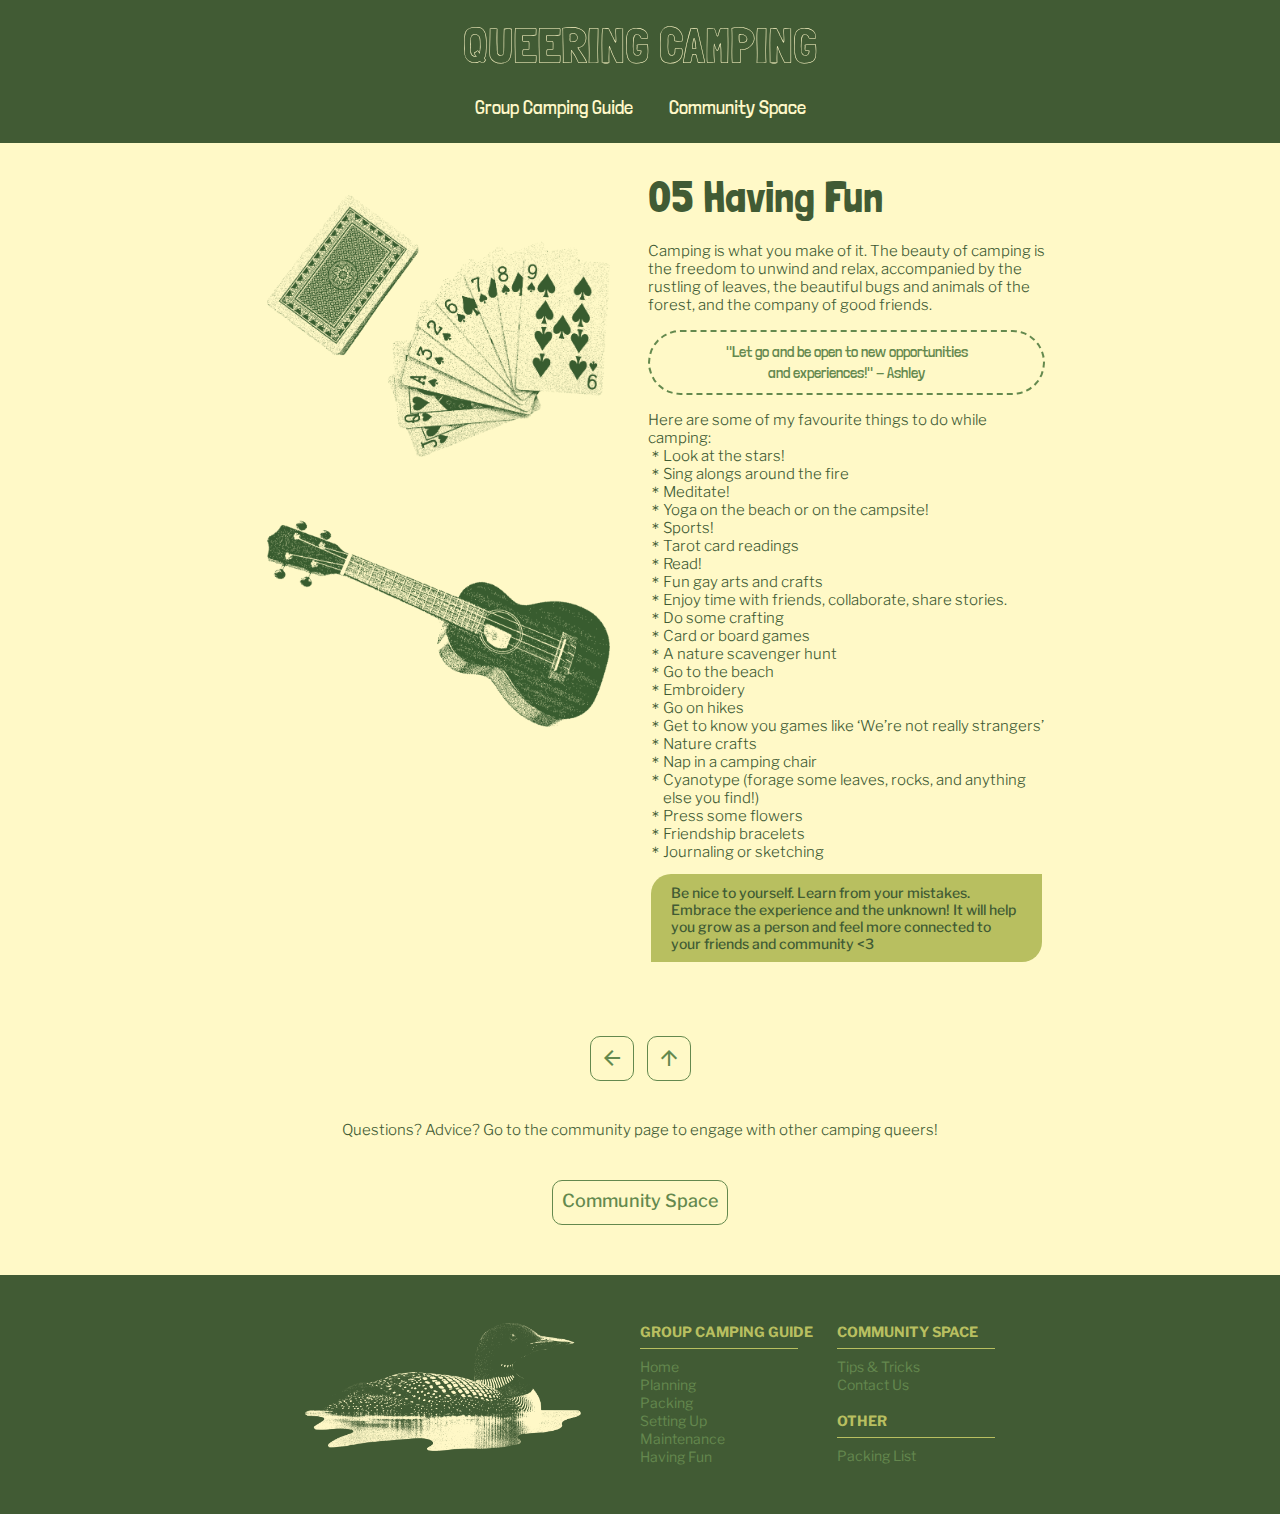
<file: 05-Having-Fun.html>
<!DOCTYPE html>
<html lang="en">

<!---------------HEAD--------------->
<head>
    <meta charset="UTF-8">
    <meta http-equiv="X-UA-Compatible" content="IE=edge">
    <meta name="viewport" content="width=device-width, initial-scale=1.0">

    <!---------------FAVICON--------------->
    <link rel="icon" type="image/x-icon" href="./A2-images/citronella-01-green.png">

    <!---------------PAGE-TITLE--------------->
    <title>Queering Camping | Having Fun</title>

    <!---------------FONT-FAMILIES--------------->
    <link rel="stylesheet" href="style.css">
    <link rel="preconnect" href="https://fonts.googleapis.com">
    <link rel="preconnect" href="https://fonts.gstatic.com" crossorigin>
    <link href="https://fonts.googleapis.com/css2?family=Libre+Franklin:ital,wght@0,100..900;1,100..900&family=Londrina+Outline&family=Londrina+Solid:wght@100;300;400;900&display=swap" rel="stylesheet">
    <!---------------ARROWS--------------->
    <link rel="stylesheet" href="https://fonts.googleapis.com/css2?family=Material+Symbols+Outlined:opsz,wght,FILL,GRAD@24,400,0,0" />
</head>

<!---------------HEADER--------------->
<body class="home" id="top05">
<div class="mid-green-bg">

    <!---------------HEADER-TEXT-QUEERING-CAMPING--------------->
    <div class="QC-header">
        <button class="QC-btn"><a class="header-text" href="./index.html">QUEERING CAMPING</a></button>
    </div><!--div.QC-header-->

    <!---------------HEADER-NAVIGATION--------------->
    <div class="nav-header">
    <div class="dropdown">
        <button class="dropbtn">Group Camping Guide</button>
            <div class="dropdown-content">
                <a href="./00-Home.html">00 Home</a>
                <a href="./01-Planning.html">01 Planning</a>
                <a href="./02-Packing.html">02 Packing</a>
                <a href="./03-Setting-Up.html">03 Setting Up</a>
                <a href="./04-Maintenance.html">04 Maintenance</a>
                <a href="./05-Having-Fun.html">05 Having Fun</a>
            </div><!--div.dropdown-content-->
    </div><!--div.dropdown-->
    <div class="dropdown">
        <a class="community-page" href="./Community.html">Community Space</a>
    </div><!--div.dropdown-->
    </div><!--div.nav-header-->

</div><!--div.mid-green-bg / HEADER-->

<!---------------BODY-05-HAVING-FUN--------------->
<div class="main-grid-container">

    <!---------------LEFT-MARGIN--------------->
    <div class="left-margin">
    </div>

    <!---------------LEFT-CONTAINER-IMAGES--------------->
    <div class="left-container-img">
         <img class="img-size" src="./A2-images/playing-cards-01-green.png" alt="Playing Cards">
         <img class="img-size" src="./A2-images/ukulele-01-green.png" alt="Playing Cards">
    </div><!--div.left-container-img-->

    <!---------------RIGHT-CONTAINER-TEXT--------------->
    <div class="right-container-text">
    <div class="body-copy-width mid-green">

        <!---------------SUBHEADING-02-SECTION-TITLE--------------->
        <h2>
            05 Having Fun
        </h2>

            <!---------------BODY-COPY-PARAGRAPH--------------->
            <p class="body-copy">
            Camping is what you make of it. The beauty of camping is the freedom to unwind and relax, accompanied by the rustling of leaves, the beautiful bugs and animals of the forest, and the company of good friends.
            </p>

                <!---------------QUOTE--------------->
                <aside class="quote">
                    "Let go and be open to new opportunities<br> and experiences!" - Ashley
                </aside>

            <!---------------BODY-COPY-PARAGRAPH--------------->
            <p class="body-copy">
                Here are some of my favourite things to do while camping:
            </p>

                <!---------------TEXT-LIST--------------->
                <ul class="star-list body-copy">
                    <li>Look at the stars!</li>
                    <li>Sing alongs around the fire</li>
                    <li>Meditate!</li>
                    <li>Yoga on the beach or on the campsite!</li>
                    <li>Sports!</li>
                    <li>Tarot card readings</li>
                    <li>Read!</li>
                    <li>Fun gay arts and crafts</li>
                    <li>Enjoy time with friends, collaborate, share stories.</li>
                    <li>Do some crafting</li>
                    <li>Card or board games</li>
                    <li>A nature scavenger hunt</li>
                    <li>Go to the beach</li>
                    <li>Embroidery</li>
                    <li>Go on hikes</li>
                    <li>Get to know you games like ‘We’re not really strangers’</li>
                    <li>Nature crafts</li>
                    <li>Nap in a camping chair</li> 
                    <li>Cyanotype (forage some leaves, rocks, and anything else you find!)</li>
                    <li>Press some flowers</li>
                    <li>Friendship bracelets</li>
                    <li>Journaling or sketching</li>
                </ul>

            <!---------------TEXT-LIST--------------->
                    <div class="container-list">
                        <div class="box-list">
                            Be nice to yourself. Learn from your mistakes. Embrace the experience and the unknown! It will help you grow as a person and feel more connected to your friends and community <3
                        </div>
                    </div>

    </div><!--div.body-copy-width/mid-green-->
    </div><!--div.right-container-text-->

    <!---------------RIGHT-MARGIN--------------->
    <div class="right-margin">
    </div><!-- div.right-margin -->
</div> <!-- div.main-grid-container -->

<!---------------PAGES-NAVIGATION--------------->
<div class="nav-footer">
    <br><br>
    <a class="nav-button nav-button-left" href="./04-Maintenance.html">
        <span class="material-symbols-outlined">arrow_back</span></a>
    <a class="nav-button nav-button-top" href=#top05>
        <span class="material-symbols-outlined">arrow_upward</span></a>
    <br><br>
    <br>
    <p class="body-copy mid-green">Questions? Advice? Go to the community page to engage with other camping queers!</p><br><br>
    <a class="nav-button navbtn-text nav-button-right" href="./Community.html">Community Space</a>
    <br><br>
</div><!-- div.nav-footer -->


<!---------------FOOTER--------------->
<div class="footer">
    <div class="foot-margin-01">
    </div>
    <div class="foot-margin-02">
        <img class="foot-img" src="./A2-images/loon-01-yellow.png" alt="Loon">
    </div>
    <div class="foot-margin-03">
        <h5>
            GROUP CAMPING GUIDE
        </h5>
        <div class="solid-line"></div>
        <a class="foot-nav" href="./00-Home.html">Home</a><br>
        <a class="foot-nav" href="./01-Planning.html">Planning</a><br>
        <a class="foot-nav" href="./02-Packing.html">Packing</a><br>
        <a class="foot-nav" href="./03-Setting-Up.html">Setting Up</a><br>
        <a class="foot-nav" href="./04-Maintenance.html">Maintenance</a><br>
        <a class="foot-nav" href="./05-Having-Fun.html">Having Fun</a><br>
    </div>
    <div class="foot-margin-04">
        <h5>
            COMMUNITY SPACE
        </h5>
        <div class="solid-line"></div>
        <a class="foot-nav" href="./Community.html">Tips & Tricks</a><br>
        <a class="foot-nav" href="./Community.html#contact">Contact Us</a><br>
        <br>
        <h5>
            OTHER
        </h5>
        <div class="solid-line"></div>
        <a class="foot-nav" href="https://docs.google.com/document/u/0/d/1l6H6FW9CfG81FoqeKZvDWh9TR8piv7zdEZdwwi5f68o/" target="_blank">Packing List</a>
    </div>
    <div class="foot-margin-05">
    </div>
</div><!-- div.footer -->
</body>
</html>
</file>
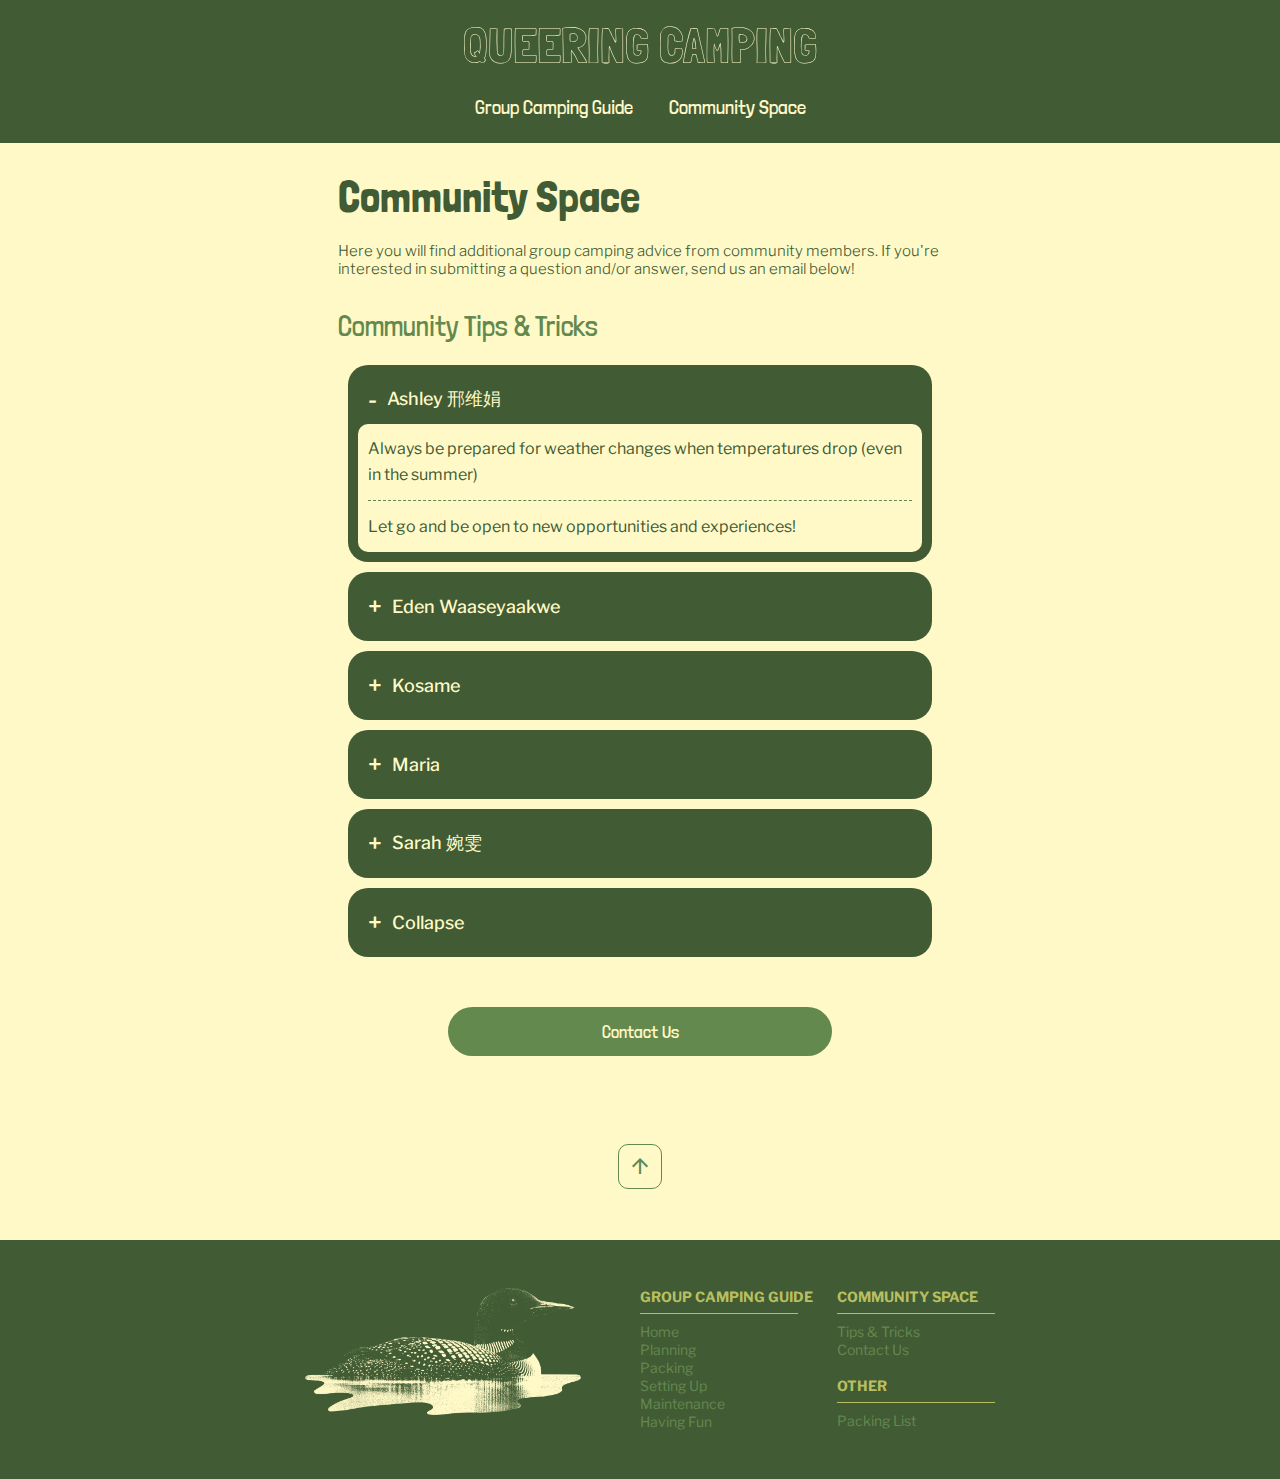
<file: Community.html>
<!DOCTYPE html>
<html lang="en">

<!---------------HEAD--------------->
<head>
    <meta charset="UTF-8">
    <meta http-equiv="X-UA-Compatible" content="IE=edge">
    <meta name="viewport" content="width=device-width, initial-scale=1.0">

    <!---------------FAVICON--------------->
    <link rel="icon" type="image/x-icon" href="./A2-images/citronella-01-green.png">

    <!---------------PAGE-TITLE--------------->
    <title>Queering Camping | Community Space</title>

    <!---------------FONT-FAMILIES--------------->
    <link rel="stylesheet" href="style.css">
    <link rel="preconnect" href="https://fonts.googleapis.com">
    <link rel="preconnect" href="https://fonts.gstatic.com" crossorigin>
    <link href="https://fonts.googleapis.com/css2?family=Libre+Franklin:ital,wght@0,100..900;1,100..900&family=Londrina+Outline&family=Londrina+Solid:wght@100;300;400;900&display=swap" rel="stylesheet">
    <!---------------ARROWS--------------->
    <link rel="stylesheet" href="https://fonts.googleapis.com/css2?family=Material+Symbols+Outlined:opsz,wght,FILL,GRAD@24,400,0,0" />
</head>

<!---------------HEADER--------------->
<body class="home" id="top07">
<div class="mid-green-bg">

    <!---------------HEADER-TEXT-QUEERING-CAMPING--------------->
    <div class="QC-header">
        <button class="QC-btn"><a class="header-text" href="./index.html">QUEERING CAMPING</a></button>
    </div><!--div.QC-header-->

    <!---------------HEADER-NAVIGATION--------------->
    <div class="nav-header">
    <div class="dropdown">
        <button class="dropbtn">Group Camping Guide</button>
            <div class="dropdown-content">
                <a href="./00-Home.html">00 Home</a>
                <a href="./01-Planning.html">01 Planning</a>
                <a href="./02-Packing.html">02 Packing</a>
                <a href="./03-Setting-Up.html">03 Setting Up</a>
                <a href="./04-Maintenance.html">04 Maintenance</a>
                <a href="./05-Having-Fun.html">05 Having Fun</a>
            </div><!--div.dropdown-content-->
    </div><!--div.dropdown-->
    <div class="dropdown">
        <a class="community-page" href="./Community.html">Community Space</a>
    </div><!--div.dropdown-->
    </div><!--div.nav-header-->

</div><!--div.mid-green-bg / HEADER-->

<!---------------BODY-COMMUNITY--------------->
<div class="alt-grid-container">

    <!---------------LEFT-MARGIN--------------->
    <div class="left-margin">
    </div>

    <!---------------ALT-MID-CONTAINER-TEXT--------------->
    <div class="alt-mid-container mid-green">

        <!---------------SUBHEADING-02-SECTION-TITLE--------------->
        <h2> 
            Community Space
        </h2>

            <!---------------BODY-COPY-PARAGRAPH--------------->
            <p class="body-copy">
                Here you will find additional group camping advice from community members. If you're interested in submitting a question and/or answer, send us an email below!
            </p>

            <!---------------SUBHEADING-03--------------->
            <h3> 
                Community Tips & Tricks
            </h3>

            <!---------------COLLAPSIBLE MENU--------------->
            <!--
              Code by GREATSTACK on Youtube 
              Link: https://www.youtube.com/watch?v=fSkhTd4rpDo
              Modified class names, added dashed lines.
            -->
            <ul class="accordion">
                <li><!--Ashley 邢维娟-->
                    <input type="radio" name="accordion" id="first" checked>
                        <label class="acc" for="first">Ashley 邢维娟</label>
                            <div class="content">
                                <p>
                                    Always be prepared for weather changes when temperatures drop (even in the summer)
                                </p>
                                    <div class="dashed-line"></div>
                                <p>
                                    Let go and be open to new opportunities and experiences!
                                </p>
                            </div>
                </li>
                <li><!--Eden Waaseyaakwe-->
                    <input type="radio" name="accordion" id="second">
                        <label class="acc" for="second">Eden Waaseyaakwe</label>
                        <div class="content">
                            <p>
                                Connect with indigenous people, their land knowledge is important
                            </p>
                                <div class="dashed-line"></div>
                            <p>
                                Get locking carabiners
                            </p>
                                <div class="dashed-line"></div>
                            <p>
                                Never use river/lake rocks in your fires
                            </p>
                                <div class="dashed-line"></div>
                            <p>
                                Plan your route, let someone know it who isn’t tagging along before leaving
                            </p>
                                <div class="dashed-line"></div>
                            <p>
                                Start local, if you’re a beginner!
                            </p>
                        </div>
                </li>
                <li><!--Kosame-->
                    <input type="radio" name="accordion" id="third">
                        <label class="acc" for="third">Kosame</label>
                            <div class="content">
                                <p>
                                    Pack more food than you think you need
                                </p>
                            </div>
                </li>
                <li><!--Maria-->
                    <input type="radio" name="accordion" id="fourth">
                        <label class="acc" for="fourth">Maria</label>
                            <div class="content">
                                 <p>
                                    Always scope out the entire campground during the day, so you have a sense of where you are once it gets dark.
                                </p>
                                    <div class="dashed-line"></div>
                                <p>
                                    Instead of ice packs or ice bags, freeze some plastic bottles of water at home. Not only will they keep your food cold, you can drink them as they defrost!
                                </p>
                            </div>
                </li>
                <li><!--Sarah 婉雯-->
                    <input type="radio" name="accordion" id="fifth">
                        <label class="acc" for="fifth">Sarah 婉雯</label>
                            <div class="content">
                                <p>
                                    Bring extra bags. Always.
                                </p>
                            </div>
                </li>
                <li><!--Collapse-->
                    <input type="radio" name="accordion" id="sixth">
                        <label class="acc" for="sixth">Collapse</label>
                </li>
            </ul>
    </div> <!-- div.alt-mid-container -->

    <!---------------RIGHT-ALT-MARGIN--------------->
    <div class=right-alt-margin>
    </div>
</div> <!--div.alt-grid-container"-->


<!---------------CONTACT-BUTTON--------------->
<div class="nav-footer" id="contact">
    <input type="submit" class='button' value="Contact Us" onclick="window.location.href='mailto:chloemailloux@ocadu.ca'">
</div><!-- div.nav-footer -->

<!---------------PAGES-NAVIGATION--------------->
<div class="nav-footer">
    <br><br>
    <a class="nav-button nav-button-top" href=#top07>
        <span class="material-symbols-outlined">arrow_upward</span></a>
    <br><br>
</div><!-- div.nav-footer -->

<!---------------FOOTER--------------->
<div class="footer">
    <div class="foot-margin-01">
    </div>
    <div class="foot-margin-02">
        <img class="foot-img" src="./A2-images/loon-01-yellow.png" alt="Loon">
    </div>
    <div class="foot-margin-03">
        <h5>
            GROUP CAMPING GUIDE
        </h5>
        <div class="solid-line"></div>
        <a class="foot-nav" href="./00-Home.html">Home</a><br>
        <a class="foot-nav" href="./01-Planning.html">Planning</a><br>
        <a class="foot-nav" href="./02-Packing.html">Packing</a><br>
        <a class="foot-nav" href="./03-Setting-Up.html">Setting Up</a><br>
        <a class="foot-nav" href="./04-Maintenance.html">Maintenance</a><br>
        <a class="foot-nav" href="./05-Having-Fun.html">Having Fun</a><br>
    </div>
    <div class="foot-margin-04">
        <h5>
            COMMUNITY SPACE
        </h5>
        <div class="solid-line"></div>
        <a class="foot-nav" href="./Community.html">Tips & Tricks</a><br>
        <a class="foot-nav" href="./Community.html#contact">Contact Us</a><br>
        <br>
        <h5>
            OTHER
        </h5>
        <div class="solid-line"></div>
        <a class="foot-nav" href="https://docs.google.com/document/u/0/d/1l6H6FW9CfG81FoqeKZvDWh9TR8piv7zdEZdwwi5f68o/" target="_blank">Packing List</a>
    </div>
    <div class="foot-margin-05">
    </div>
</div><!-- div.footer -->
</body>
</html>
</file>
<file: style.css>
/*-----RESET PADDING + MARGINS-----*/

* {
    padding: 0;
    margin: 0;
}

/*-----COLORS-----*/
  /*
    light-yellow: #FFF8C8
    mid-green: #415B34
    light-green: #64884E
    yellow-green: #B8BF60
  */

    /*-mid-green-*/

    .mid-green{
      color: #415B34;
    }

    .mid-green-bg{
      background-color: #415B34;
    }

/*-----BASE BACKGROUND COLOR FOR BODY-----*/

body{
  background-color: #FFF9C7; /* light-yellow */
}


/*-----DISABLE HORIZONTAL SCROLL, HIDE VERTICAL SCROLLBAR-----*/
  /*
  Code by Anirban Bhui on Stackoverflow
  Link: https://stackoverflow.com/questions/16670931/hide-scroll-bar-but-while-still-being-able-to-scroll
  */

  html {
      overflow: scroll;
      overflow-x: hidden;
  }

  ::-webkit-scrollbar {
      width: 0;  /* Remove scrollbar space */
      background: transparent; /* Make scrollbar invisible */
  }

/*-----SMOOTH SCROLLING-----*/
  /*
  Code by Tyler Potts on Youtube
  Link: https://youtu.be/fYGe-SuFAHU?si=DN1dx8MgtBgoQd5F
  */

html{
  scroll-behavior: smooth;
}


/*-----LANDING PAGE index.html-----*/

  /*-Landing Container*/

  div.landing{
    display: flex;
    /* align text both vertically + horizontally */
    height: 100vh;
    align-items: center;
    }

  /*-Landing Button-*/

  .QC-btn{
    background-color: transparent;
    cursor: pointer;
    /* allow scale up without cropping out text and center-align text */
    width: 100vw;
    /* remove button border*/
    border: none;
    }

  /*-Landing Text-*/

  a.landing-text{
    font-family: "Londrina Outline", sans-serif;
    font-weight: 400;
    color: #FFF8C8; /* light-yellow */
    text-decoration: none;
    font-size: 120px;
    text-align: center;
    transition: 500ms ease;
    /* allows transition timing + ease effects to apply */
    display: inline-block;
    }

  a.landing-text:hover{
    font-family: "Londrina Solid", sans-serif;
    /* scales up on hover */
    transform: scale(1.1);
    }

  /*-Landing Background Image-*/
    /*
    Code by ntgCleaner on Stackoverflow
    Link: https://stackoverflow.com/questions/31728504/how-to-center-crop-a-full-screen-background-image
    Modified and added class names, background color, min-height + min-width units.
    */

    div#bg-img {
      background-color: #415B34;  /* mid-green */
      min-height: 100vh;
      min-width: 100vw;
      overflow: hidden;
      position: absolute;
      top: 0;
      z-index: -1;
    }

    img.landing-img {
      left: 50%;
      position: absolute;
      transform: translate(-50%, 0);
      min-height: 100%;
      min-width: 100%;
    }

/*-----HEADER + NAV BAR-----*/
  
  /*-Header Text-*/

  a.header-text{
    text-decoration: none;
    color: #FFF8C8; /* light-yellow */
    font-family: "Londrina Outline", sans-serif;
    font-style: normal;
    font-weight: 400;
    font-size: 50px;
    text-align: center;
    /* Smoother transition */
    transition: 500ms ease;
    display: inline-block;
  }

  a.header-text:hover{
    /* Change to solid type on hover */
    font-family: "Londrina Solid", sans-serif;
    /* Slight scale up on hover */
    transform: scale(1.02);
  }

  /*-Header Text Container-*/

  div.QC-header{
    padding-top: 1em;
    padding-bottom: 0.25em;
    display: block;
  }

  /*-Header Navigation Bar*/

  div.nav-header{
    box-sizing: border-box;
    display: block;
    width: 100vw;
    margin: 0 auto;
    padding-bottom: 0.5em;
    text-align: center;
  }

    /*-Dropdown Menu-*/
      /* 
      Code by W3Schools 
      Link: https://www.w3schools.com/css/css_dropdowns.asp
      Modified colors, font properties, class names.
      Added transitions, border radius, added and styled 'Community Space' button.
      Removed box shadows.
      */

      /* The container <div> - needed to position the dropdown content */
      .dropdown{
        position: relative;
        display: inline-block;
        transition: 500ms ease;
      }

      /* Style The Dropdown Button */
      .dropbtn{
        padding: 16px;
        border: none;
        color: #FFF8C8; /* light-yellow */
        background-color: #415B34; /* mid-green */
        font-family: "Londrina Solid", sans-serif;
        font-weight: 300;
        font-type: normal;
        font-size: 20px;
        cursor: pointer;
      }

      /* Dropdown Content (Hidden by Default) */
      .dropdown-content {
        display: none;
        position: absolute;
        min-width: 100%;
        z-index: 1;
        border-bottom-left-radius: 30px;
        border-bottom-right-radius: 30px;
        font-family: "Libre Franklin", sans-serif;
        font-style: normal;
        font-weight: 500;
        font-size: 16px;
        background-color: #64884E; /* light-green-bg */
      }

      /* Links inside the dropdown */
      .dropdown-content a {
        padding: 20px 16px;
        display: block;
        color: #FFF8C8; /* light-yellow */
        text-decoration: none;
      }

      /* Change color of dropdown links + radius on hover */
      .dropdown-content a:hover {
        background-color: #415B34; /* mid-green-bg */
        border-radius: 30px;
        transition: 500ms ease;
      }

      /* Show the dropdown menu on hover */
      .dropdown:hover .dropdown-content {
        display: block;
      }

      /* Change the background color of the dropdown button when the dropdown content is shown */
      .dropdown:hover .dropbtn {
        background-color: #64884E; /* light-green-bg */
        border: 0px;
        border-top-left-radius: 30px;
        border-top-right-radius: 30px;
        transition: 500ms ease;
      }

      /* Community button + hover transition */
      a.community-page{
        padding: 16px;
        border: none;
        color: #FFF8C8; /* light-yellow */
        font-family: "Londrina Solid";
        font-weight: 300;
        font-type: normal;
        font-size: 20px;
        cursor: pointer;
        text-decoration: none;
        transition: 500ms ease;
      }

      a.community-page:hover{
        background-color: #64884E; /* light-green */
        border: 0px;
        border-radius: 30px;
      }

/*-----TEXT STYLES-----*/

  /*-----Heading/Subheading Styles-----*/

  /* Body headings */
  h2{
    font-family: "Londrina Solid", sans-serif;
    font-style: normal;
    font-weight: 400;
    font-size: 45px;
    line-height: 150%;
    padding-bottom: 0.25em;
  }

  h3{
    font-family: "Londrina Solid", sans-serif;
    font-style: normal;
    font-size: 28px;
    font-weight: 300;
    line-height: 150%;
    padding-top: 1em;
    padding-bottom: 0.25em;
    color: #64894E; /* light-green */
  }

  h4{
    font-family: "Libre Franklin", sans-serif;
    font-weight: 700;
    font-style: normal;
    font-size: 18px;
    line-height: 150%;
    padding-top: 1em;
    padding-bottom: 0.25em;
    color: #64894E; /* light-green */
  }

  /* Footer headings */
  h5{ 
    font-family: "Libre Franklin", sans-serif;
    font-weight: 700;
    font-style: normal;
    font-size: 14px;
    color: #B8BF60; /* yellow-green */
  }

  /*-----Paragraph Styles-----*/

  .body-copy{
     font-family: "Libre Franklin", sans-serif;
     font-weight: 300;
     font-style: normal;
     font-size: 15px;
  }

  /*-----Aside Styles-----*/

    /*-Quotes-*/

    .quote{
      font-family: 'Londrina Solid';
      font-size: 16px;
      font-style: normal;
      font-weight: 300;
      line-height: 130%;
      border: 2px dashed #64894E; /* light-green */
      border-radius: 37px;
      padding: 10px 70px;
      width: 1fr;
      margin: 1em auto;
      color: #64884E; /* light-green */
      text-align: center;
      transition: 500ms ease;
    }

    /* color change on hover */
    .quote:hover{
      transform: scale(1.01);
      color: #415B34; /* mid-green */
      border: 2px dashed #415B34; /* mid-green */
    }

    /*-Asterix-*/

    /* hide text below asterix by default */
    .hide-asterix {
      display: none;
    }

    .asterix{
      /* cursor change prompts user to hover */
      cursor: pointer;
    }

    /* show text below asterix when hovering over paragraph */
    .asterix:hover + .hide-asterix{
      display: block;
      font-family: "Libre Franklin", sans-serif;
      font-style: normal;
      font-weight: 300;
      font-size: 12px;
      margin-top: 10px;
    }

/*-----DECORATIVE-RULES-----*/

.dashed-line{
  width: 100%;
  height: 1px;
  border-top: 1px dashed #64894E; /* light-green */
  margin: 0.75em 0;
}

.solid-line{
  width: 80%;
  height: 1px;
  border-top: 1px solid #B8BF60; /* yellow-green */
  margin: 0.5em 0;
}

/*-----LINK-LIST-BUTTONS-----*/
  /*
  Code by Code Companion on Youtube
  Link: https://youtu.be/sk7E8iatZ8w?si=p-gCyn6NAHTicxUh
  Modified class names, colors, borders, size(width, height), positioning, font properties, 
    transition length, border radius.
  Added cursor: pointer, margins, links/attributes, positioning.
  */

/* layout/distribution of link containers */
.link-btn-container{
  display: flex;
  /* vertical column flow */
  flex-flow: wrap column;
  align-items: flex-start;
  margin-top: 10px;
}

/* link button style, before hover */
.link-btn{
  position: relative;
  z-index: 1;
  width: 100%;
  height: 40px;
  border: 1px solid transparent;
  border-radius: 50px;
  background-color: transparent;
  cursor: pointer;
  margin: 2px 0px;
}

/* circle containing arrow style */
.circle{
  position: absolute;
  z-index: 2;
  transition: 500ms cubic-bezier(1,0,0.8,1);
  width: 40px;
  height: 40px;
  background-color: #B8BF60; /* yellow-green */
  border-radius: 50px;
  left: -1px;
  top: -1px;
}

/* circle containing arrow widens to same width as .link-btn container */
.link-btn:hover .circle{
  width: 100%;
  }

/* building arrow inside circle > */
.arrow{
  position: absolute;
  transform: rotate(45deg);
  border-top: 2px solid #FFF8C8; /* light-yellow */
  border-right: 2px solid #FFF8C8; /* light-yellow */
  width: 10px;
  height: 10px;
  top: 15px;
  left: 11px;
  transition: 500ms;
}

/* arrow inside circle > translates/shifts to the right on hover */
.link-btn:hover .arrow{
  left: 35px;
}

/* building arrow -> inside circle, invisible before hover */
.arrow:before{
  content: "";
  position: absolute;
  width: 20px;
  height: 2px;
  background: #FFF8C8; /* light-yellow */
  transform: rotate(-45deg);
  left: -7px;
  top: 5.5px;
  opacity: 0;
  transition: 500ms;
}

/* arrow -> inside circle visible on hover */
.link-btn:hover .arrow:before{
  opacity: 1;
}

/* styling text link inside link-btn container before hover */
.link-btn-text{
  position: absolute;
  z-index: 3;
  transition: 500ms;
  text-decoration: none;
  color: #415B34; /* mid-green */
  top: 0;
  left: 45px;
  font-family: "Libre Franklin", sans-serif;
  font-size: 15px;
  line-height: 39px;
  font-weight: 400;
}

/* styling text inside link-btn container on hover, 
  adding translate/shift to the right equal to arrow shift on hover */
.link-btn:hover .link-btn-text{
  color: #FFF8C8; /* light-yellow */
  left: 69px;
}

/*-----TEXT-LIST-BUTTONS-----*/
  /*
  Code by Web Zone on Youtube
  Link: https://www.youtube.com/watch?v=yS9OZyyY4TE
  Modified class names, colors, borders, size(width, height), positioning, font properties, 
    transition length, border radius.
  */

  /* parent container for child list item containers */
  .container-list{
    width:100%;
    margin: 10px 0;
    display: flex;
    flex-wrap: wrap;
    justify-content: flex-start;
  }

  /* styling boxes holding list items + text inside boxes */
  .box-list{
    width: 100%;
    min-height: 100%;
    background-color: #B8BF60; /* yellow-green */
    margin: 3px;
    transition: 500ms ease;
    border-top-left-radius: 20px;
    border-bottom-right-radius: 20px;
    padding: 10px 20px;
    text-align: left;
    font-family: "Libre Franklin", sans-serif;
    font-size: 14px;
    font-weight: 500;
  }

  /* scale up and change background + text colors on hover */
  .box-list:hover{
    transform: scale(1.1);
    background-color: #415B34; /* mid-green */
    color: #FFF8C8; /* light-yellow */
  }

  /*-----STAR-ASTERIX-LIST-----*/

  ul.star-list{
    /* uses asterix unicode instead of standard bullet pts */
    list-style-type: "\FF0A";
    margin-left: 1em;
  }

  /*-----GRID-LAYOUTS-----*/

  /*-Main Body Split Grid Container (1fr, 2fr, 2fr, 1fr)-*/

  div.main-grid-container{
    display: grid;
    grid-template-columns: 1fr 2fr 2fr 1fr;
    grid-auto-rows: auto;
    gap: 1em;
    margin: 20px;
  }

    /* Margins Span */

      div.left-margin{
        grid-column: 1/2;
      }

      div.right-margin{
        grid-column: 4/5;
      }

    /* Text Layout + Span */

    div.right-container-text{
      grid-column: 3/4;
    }

    /* Max width for body copy to limit line length */
    div.body-copy-width{
      max-width: 530px;
    }

    /* Images */

    div.left-container-img{
      align-items: center;
      grid-column: 2/3;
      padding: 1em;
    }

    img.img-size{
      width: 94%;
      height: auto;
      margin: 1em;
    }


  /*-Alternative Centered Grid (1fr 2fr 1fr) for Community Space-*/

  div.alt-grid-container{
    display: grid;
    grid-template-columns: 1fr 2fr 1fr;
    grid-auto-rows: auto;
    gap: 1em;
    margin: 20px;
  }

    /* Middle Container Span */
    div.alt-mid-container{
      grid-column: 2/3;
    }

    /* Right Alt Margin Span */

    div.right-alt-margin{
      grid-column: 3/4;
    }

/*-----BOTTOM SECTION ABOVE FOOTER-----*/

  /*-CONTACT-BUTTON-*/

  /* button style before hover */
  input[type=submit] {
    width: 30%;
    height: auto;
    font-family: "Londrina Solid", sans-serif;
    font-size: 18px;
    font-weight: 300;
    margin: 20px;
    color: #FFF8C8; /* light-yellow */
    background-color: #64894E; /* light-green */
    padding: 14px 20px;
    border: none;
    border-radius: 30px;
    cursor: pointer;
    transition: 500ms ease;
  }

  /* button expands width, text + background colors change on hover */
  input[type="submit"]:hover {
    background-color: #B8BF60; /* yellow-green-bg */
    color: #415B34; /* mid-green */
    width: 46%;
  }

/*--------------------------------------------------HERE---------------------------------------------*/

/*-----COLLAPSIBLE-TIPS-&-TRICKS-DIV-----*/
  /* 
  Code by GREATSTACK on Youtube 
  Link: https://www.youtube.com/watch?v=fSkhTd4rpDo
  Modified colors, font properties, transitions.
  */

  .accordion{
    width: 100%;
    height: auto;
  }

  .accordion li{
    list-style: none;
    margin: 10px;
    padding: 10px;
    border-radius: 20px;
    background-color: #415B34; /* mid-green */
    color: #FFF9C7; /* light-yellow */
    font-family: "Libre Franklin", sans-serif;
    font-style: normal;
    font-weight: 400;
    font-size: 16px;
    transition: 500ms ease;
  }

  .accordion li:hover{
    background-color: #64894E; /* light-green */
    color: #FFF9C7; /* light-yellow */
  }

  .accordion li label{
    display: flex;
    align-items: center;
    padding: 10px;
    font-size: 18px;
    font-weight: 500;
    cursor: pointer;
  }

  label.acc::before {
    content: '+';
    margin-right: 10px;
    font-size: 24px;
    font-weight: 600;
  }

  input[type="radio"]{
    display: none;
  }

  .accordion .content{
    color: #415B34; /* mid-green */
    background-color: #FFF9C7; /* light-yellow */
    padding: 0px 10px;
    line-height: 26px;
    border-radius: 10px;
    max-height: 0;
    overflow: hidden;
    transition: max-height 500ms, padding 500ms;
  }

  .accordion input[type="radio"]:checked + label + .content{
    max-height: 400px;
    padding: 12px 10px 12px;
  }

  .accordion input[type="radio"]:checked + label::before{
    content: '-';
  }

/*-----BOTTOM-NAVIGATION-----*/

/* nav footer layout */
div.nav-footer{
  display: inline-block;
  width: 100vw;
  align-content: center;
  margin: 0 auto;
  overflow: hidden;
  text-align: center;
  padding-bottom: 1.5em;
}

  /*-Nav buttons-*/

  /* main button styling */
  a.nav-button{
    display: inline-block;
    text-decoration: none;
    font-family: "Libre Franklin", sans-serif;
    font-weight: 500;
    font-size: 18px;
    color: #64894E; /* light-green */
    border: 1px solid #64894E;
    border-radius: 10px;
    padding: 0.5em;
    margin: 0.25em;
    cursor: pointer;
    align-items: center;
    transition: 500ms ease-out;
    height: 25px;
  }

  /* scroll to top button translates up following arrow direction on hover */
  .nav-button-top:hover{
    color: #415B34; /* mid-green */
    background-color: #B8BF60; /* yellow-green */
    border: 1px solid #B8BF60; /* yellow-green */
    transform: translateY(-4px)
  }

  /* last page button translates left following arrow direction on hover */
  .nav-button-left:hover{
    color: #415B34; /* mid-green */
    background-color: #B8BF60; /* yellow-green */
    border: 1px solid #B8BF60; /* yellow-green */
    transform: translateX(-4px)
  }

  /* next page button translates right following arrow direction on hover */
  .nav-button-right:hover{
    color: #415B34; /* mid-green */
    background-color: #B8BF60; /* yellow-green */
    border: 1px solid #B8BF60; /* yellow-green */
    transform: translateX(4px)
  }

/*-----VIDEOS-----*/

  /*-Embed video iFrame*/
  iframe{
    width: 100%;
    padding-top: 1em;
    padding-bottom: 1em;
  }

/*-Collapse Videos-*/
  /* 
  Code by Dev + Coffee on Youtube 
  Link: https://www.youtube.com/watch?v=-TCcJ4ap05o
  Modified colors, border radius, font properties, class names, sizing, padding, margins.
  Added transitions.
  */


  /* Hide Checkbox */
  #vid01, #vid02{ 
    display: none 
  }

  /* Style */
  #togL, #content { 
    display: block;
    width: 95%; 
    padding: 10px 15px;
    transition: 500ms ease;
    cursor: pointer;
  }

  #togL{
    background-color: #64884E; /* light-green */
    color: #FFF8C8; /* light-yellow */
    font-family: "Libre Franklin", sans-serif;
    font-style: normal;
    font-weight: 500;
    font-size: 14px;
    border-top: 5px solid #FFF8C8; /* light-yellow */
    border-top-left-radius: 20px;
    border-top-right-radius: 20px;
  }

  #togL:hover{
    background-color: #415B34; /* mid-green */
    transition: 500ms ease;
  }

  #content{
    background-color: #415B34; /* mid-green */
    border-bottom-left-radius: 20px;
    border-bottom-right-radius: 20px;
  }

  /* Hide div content */
  #content{ 
    display: none;
  }

  /* Only show when checked */
  #vid01:checked + #content { display: block;}

  #vid02:checked + #content { display: block;}

/*-----FOOTER-----*/

div.footer{
  display: grid;
  grid-template-columns: 1fr 2fr 1fr 1fr 1fr;
  background: #415B34;
  justify-content: center;
  padding: 3em;
  overflow: hidden;
}

.foot-margin-01{
  grid-column: 1/2;
  padding-left: 3em;
}

.foot-margin-02{
  grid-column: 2/3;
  text-align: center;
}

.foot-margin-03{
  grid-column: 3/4;
  text-align: left;
}

.foot-margin-04{
  grid-column: 4/5;
  text-align: left;
}

.foot-margin-05{
  grid-column: 5/6;
}

a.foot-nav{
  text-decoration: none;
  color: #64884E; /* light-green */
  font-family: "Libre Franklin", sans-serif;
  font-type: normal;
  font-weight: 400;
  font-size: 14px;
  cursor: pointer;
  transition: 500ms ease;
}

a.foot-nav:hover{
  color: #B8BF60; /* yellow-green */
}

/*-----FOOTER-IMAGE-----*/

  img.foot-img{
    width: 70%;
    height: auto;
    transition: 500ms ease;
  }

  /*hover animation*/
  img.foot-img:hover{
    transform: rotate(-15deg);
    transition: 500ms ease;
  }
</file>
